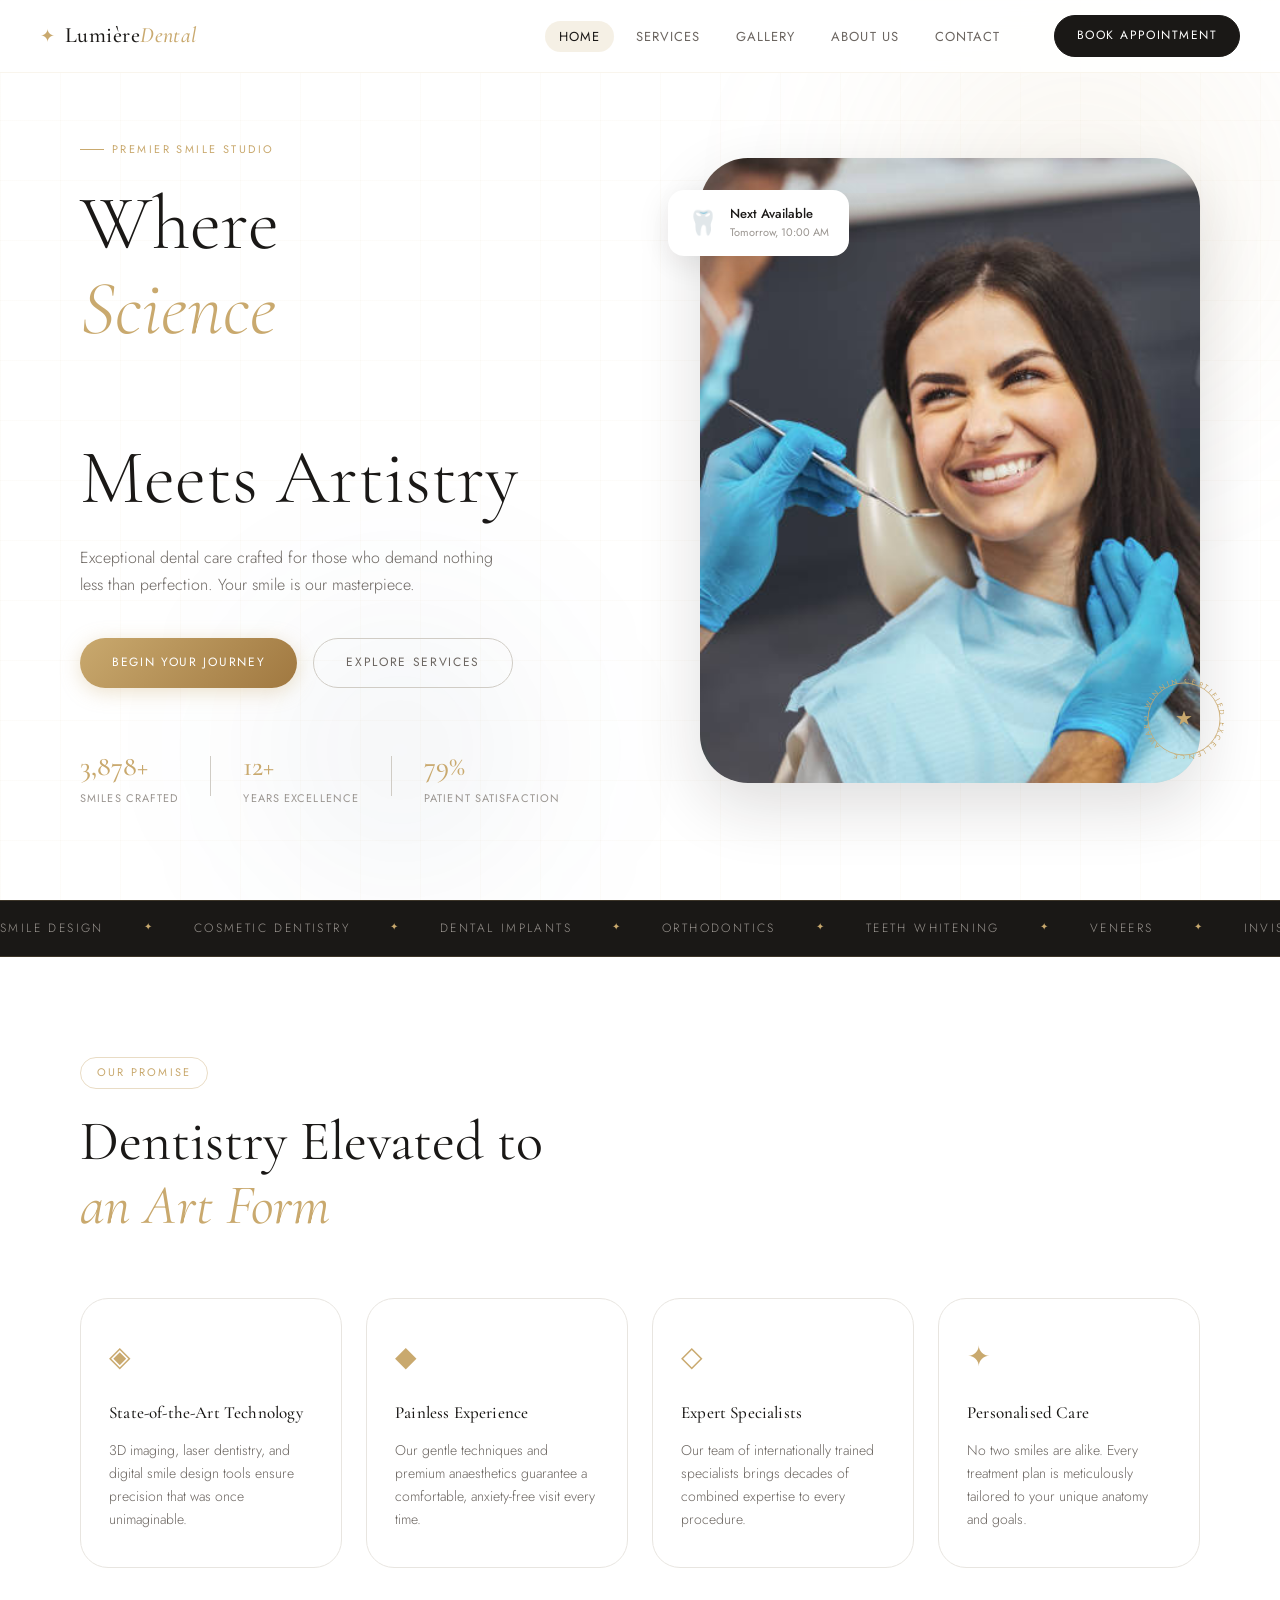
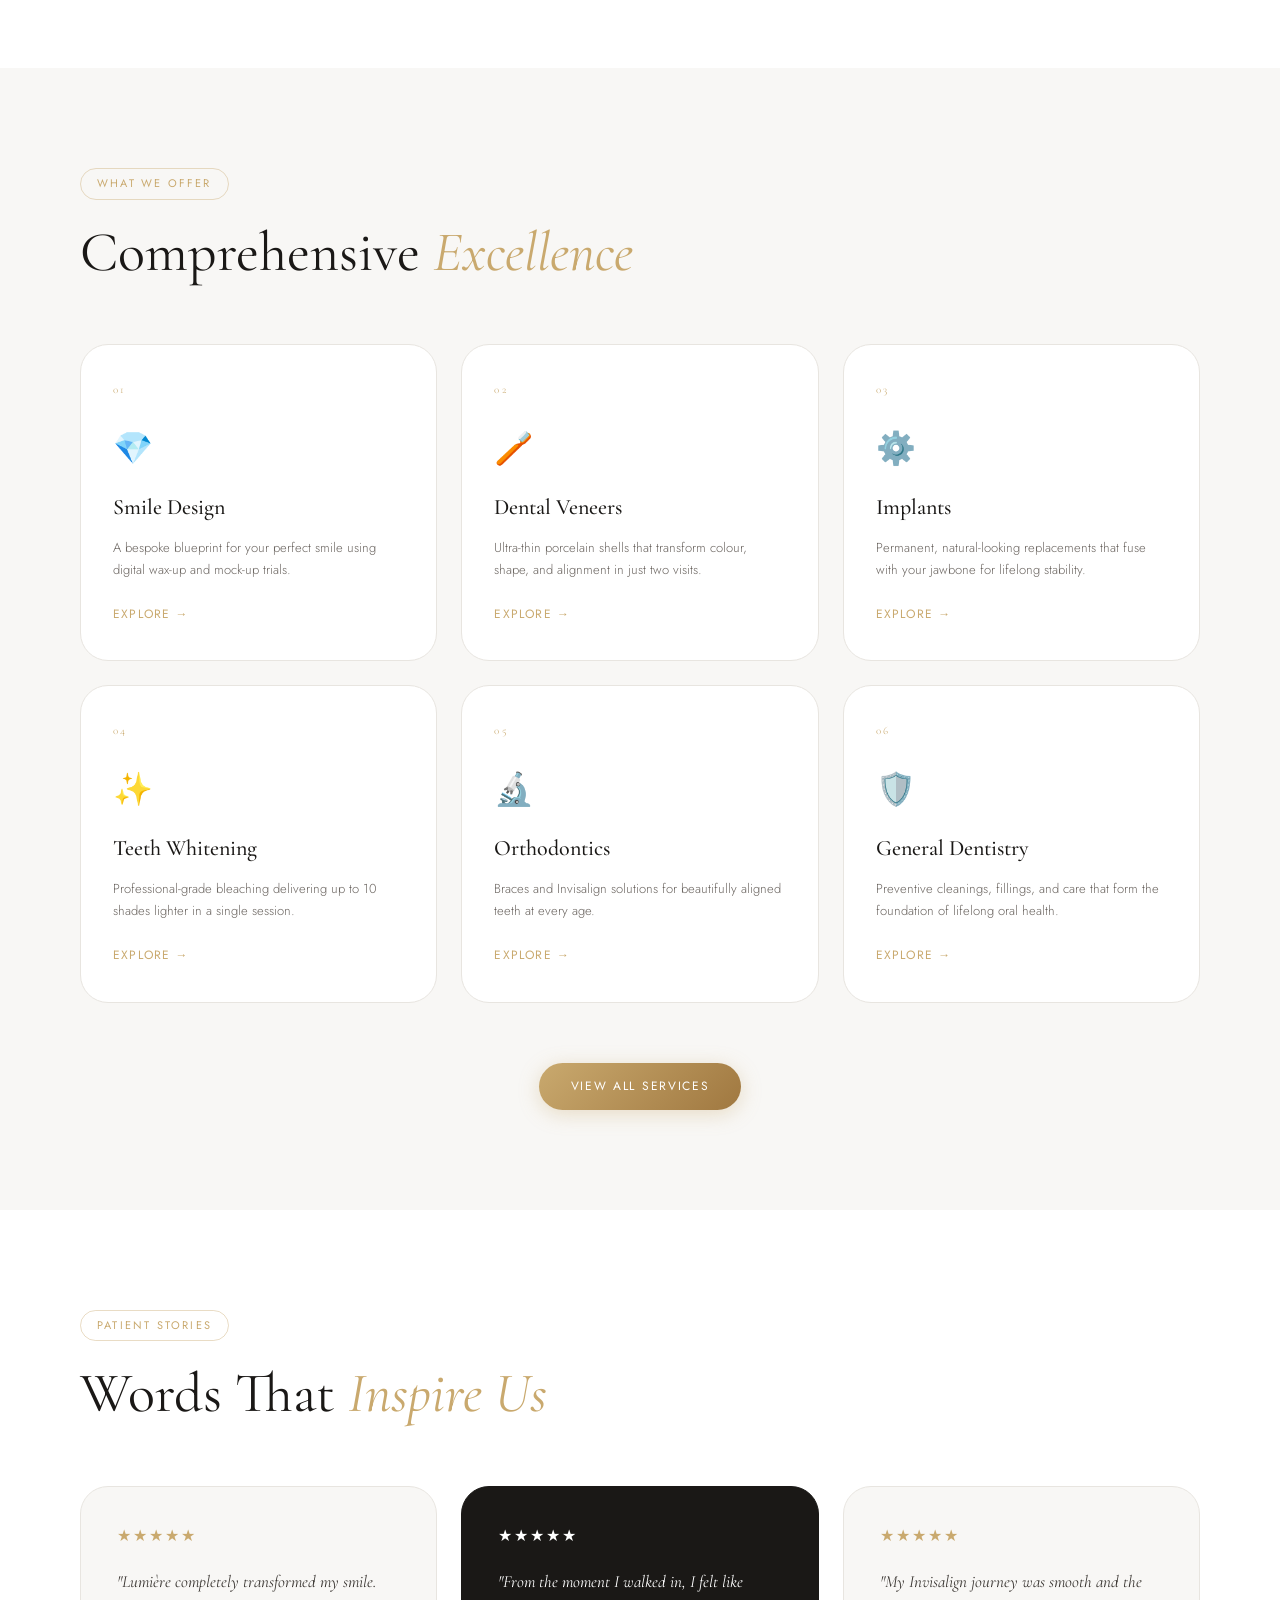
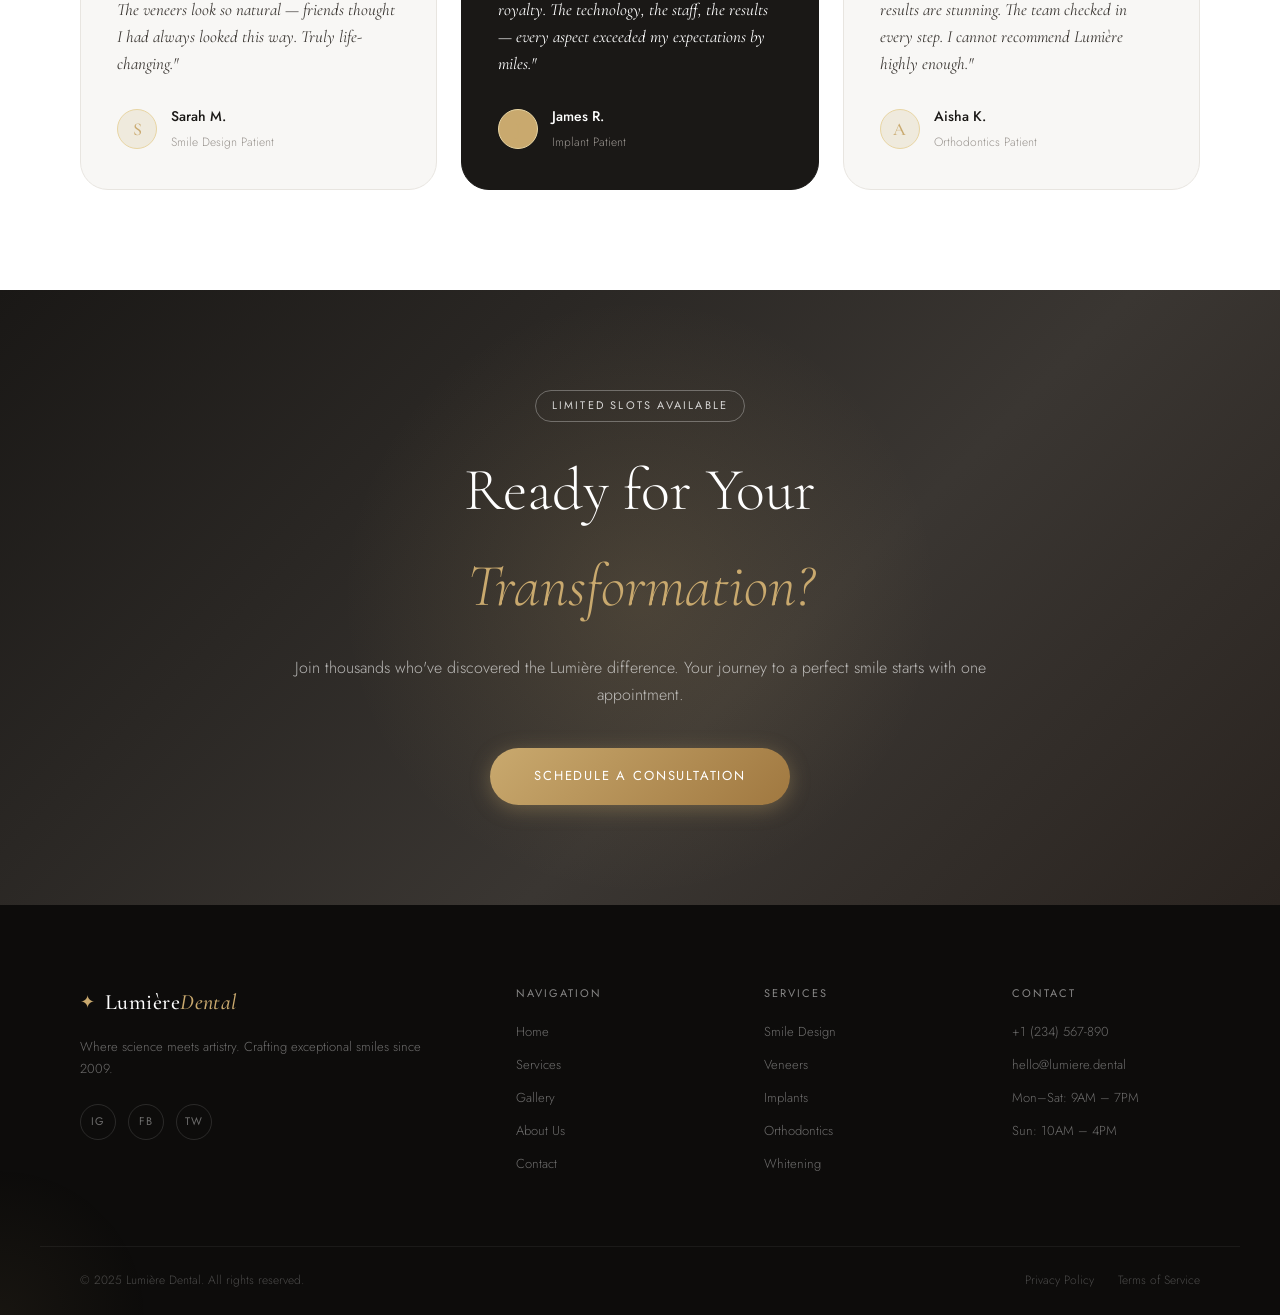
<file: index.html>
<!DOCTYPE html>
<html lang="en">
<head>
  <meta charset="UTF-8" />
  <meta name="viewport" content="width=device-width, initial-scale=1.0"/>
  <title>Lumière Dental — Premium Smile Studio</title>
  <link rel="stylesheet" href="styles.css"/>
  <link rel="preconnect" href="https://fonts.googleapis.com"/>
  <link rel="preconnect" href="https://fonts.gstatic.com" crossorigin/>
  <link href="https://fonts.googleapis.com/css2?family=Cormorant+Garamond:ital,wght@0,300;0,400;0,500;0,600;1,300;1,400&family=Jost:wght@200;300;400;500&display=swap" rel="stylesheet"/>
</head>
<body class="page-home">

<!-- SKELETON LOADER -->
<div id="skeleton-overlay">
  <div class="sk-nav"></div>
  <div class="sk-hero">
    <div class="sk-line wide"></div>
    <div class="sk-line medium"></div>
    <div class="sk-line short"></div>
  </div>
  <div class="sk-cards">
    <div class="sk-card"></div>
    <div class="sk-card"></div>
    <div class="sk-card"></div>
  </div>
</div>

<!-- NAV -->
<nav class="nav" id="mainNav">
  <div class="nav-inner">
    <a href="index.html" class="logo">
      <span class="logo-mark">✦</span>
      <span class="logo-text">Lumière<em>Dental</em></span>
    </a>
    <ul class="nav-links">
      <li><a href="index.html" class="active">Home</a></li>
      <li><a href="services.html">Services</a></li>
      <li><a href="gallery.html">Gallery</a></li>
      <li><a href="about.html">About Us</a></li>
      <li><a href="contact.html">Contact</a></li>
    </ul>
    <a href="contact.html" class="btn-nav">Book Appointment</a>
    <button class="burger" id="burger" aria-label="menu">
      <span></span><span></span><span></span>
    </button>
  </div>
  <div class="mobile-menu" id="mobileMenu">
    <a href="index.html">Home</a>
    <a href="services.html">Services</a>
    <a href="gallery.html">Gallery</a>
    <a href="about.html">About Us</a>
    <a href="contact.html">Contact</a>
    <a href="contact.html" class="btn-mobile">Book Appointment</a>
  </div>
</nav>

<!-- HERO -->
<section class="hero">
  <div class="hero-bg">
    <div class="hero-orb orb1"></div>
    <div class="hero-orb orb2"></div>
    <div class="hero-grid"></div>
  </div>
  <div class="hero-content">
    <div class="hero-tag reveal">Premier Smile Studio</div>
    <h1 class="hero-title reveal delay-1">
      Where <em>Science</em><br/>Meets Artistry
    </h1>
    <p class="hero-sub reveal delay-2">
      Exceptional dental care crafted for those who demand nothing less than perfection. Your smile is our masterpiece.
    </p>
    <div class="hero-cta reveal delay-3">
      <a href="contact.html" class="btn-gold">Begin Your Journey</a>
      <a href="services.html" class="btn-ghost">Explore Services</a>
    </div>
    <div class="hero-stats reveal delay-4">
      <div class="stat"><span class="stat-num" data-count="4800">0</span><span>+</span><p>Smiles Crafted</p></div>
      <div class="stat-sep"></div>
      <div class="stat"><span class="stat-num" data-count="15">0</span><span>+</span><p>Years Excellence</p></div>
      <div class="stat-sep"></div>
      <div class="stat"><span class="stat-num" data-count="98">0</span><span>%</span><p>Patient Satisfaction</p></div>
    </div>
  </div>
  <div class="hero-visual reveal delay-2">
    <div class="hero-card-float">
      <div class="hcf-icon">🦷</div>
      <div class="hcf-text">
        <strong>Next Available</strong>
        <span>Tomorrow, 10:00 AM</span>
      </div>
    </div>
    <div class="hero-img-wrap">
      <div class="hero-img-placeholder">
        <div class="placeholder-icon">
          <img src="images/lel.jpg">
        </div>
      </div>
    </div>
    <div class="hero-badge">
      <svg viewBox="0 0 100 100" width="80" height="80"><circle cx="50" cy="50" r="45" fill="none" stroke="var(--gold)" stroke-width="1"/><path id="textPath" d="M 50,5 A 45,45 0 1,1 49.9,5" fill="none"/><text font-size="9" fill="var(--gold)" font-family="Jost" letter-spacing="3"><textPath href="#textPath">CERTIFIED EXCELLENCE · AWARD WINNING · </textPath></text></svg>
      <span class="badge-center">★</span>
    </div>
  </div>
</section>

<!-- MARQUEE -->
<div class="marquee-wrap">
  <div class="marquee-track">
    <span>Smile Design</span><span class="dot">✦</span>
    <span>Cosmetic Dentistry</span><span class="dot">✦</span>
    <span>Dental Implants</span><span class="dot">✦</span>
    <span>Orthodontics</span><span class="dot">✦</span>
    <span>Teeth Whitening</span><span class="dot">✦</span>
    <span>Veneers</span><span class="dot">✦</span>
    <span>Invisalign</span><span class="dot">✦</span>
    <span>Root Canal</span><span class="dot">✦</span>
    <span>Smile Design</span><span class="dot">✦</span>
    <span>Cosmetic Dentistry</span><span class="dot">✦</span>
    <span>Dental Implants</span><span class="dot">✦</span>
    <span>Orthodontics</span><span class="dot">✦</span>
    <span>Teeth Whitening</span><span class="dot">✦</span>
    <span>Veneers</span><span class="dot">✦</span>
    <span>Invisalign</span><span class="dot">✦</span>
    <span>Root Canal</span><span class="dot">✦</span>
  </div>
</div>

<!-- WHY CHOOSE US -->
<section class="why-section section-pad">
  <div class="container">
    <div class="section-label reveal">Our Promise</div>
    <h2 class="section-title reveal delay-1">Dentistry Elevated to<br/><em>an Art Form</em></h2>
    <div class="why-grid">
      <div class="why-card reveal delay-1">
        <div class="why-icon">◈</div>
        <h3>State-of-the-Art Technology</h3>
        <p>3D imaging, laser dentistry, and digital smile design tools ensure precision that was once unimaginable.</p>
      </div>
      <div class="why-card reveal delay-2">
        <div class="why-icon">◆</div>
        <h3>Painless Experience</h3>
        <p>Our gentle techniques and premium anaesthetics guarantee a comfortable, anxiety-free visit every time.</p>
      </div>
      <div class="why-card reveal delay-3">
        <div class="why-icon">◇</div>
        <h3>Expert Specialists</h3>
        <p>Our team of internationally trained specialists brings decades of combined expertise to every procedure.</p>
      </div>
      <div class="why-card reveal delay-4">
        <div class="why-icon">✦</div>
        <h3>Personalised Care</h3>
        <p>No two smiles are alike. Every treatment plan is meticulously tailored to your unique anatomy and goals.</p>
      </div>
    </div>
  </div>
</section>

<!-- FEATURED SERVICES -->
<section class="featured-services section-pad alt-bg">
  <div class="container">
    <div class="section-label reveal">What We Offer</div>
    <h2 class="section-title reveal delay-1">Comprehensive <em>Excellence</em></h2>
    <div class="services-preview-grid">
      <a href="services.html" class="sp-card reveal delay-1">
        <div class="sp-num">01</div>
        <div class="sp-icon">💎</div>
        <h3>Smile Design</h3>
        <p>A bespoke blueprint for your perfect smile using digital wax-up and mock-up trials.</p>
        <span class="sp-link">Explore →</span>
      </a>
      <a href="services.html" class="sp-card reveal delay-2">
        <div class="sp-num">02</div>
        <div class="sp-icon">🪥</div>
        <h3>Dental Veneers</h3>
        <p>Ultra-thin porcelain shells that transform colour, shape, and alignment in just two visits.</p>
        <span class="sp-link">Explore →</span>
      </a>
      <a href="services.html" class="sp-card reveal delay-3">
        <div class="sp-num">03</div>
        <div class="sp-icon">⚙️</div>
        <h3>Implants</h3>
        <p>Permanent, natural-looking replacements that fuse with your jawbone for lifelong stability.</p>
        <span class="sp-link">Explore →</span>
      </a>
      <a href="services.html" class="sp-card reveal delay-4">
        <div class="sp-num">04</div>
        <div class="sp-icon">✨</div>
        <h3>Teeth Whitening</h3>
        <p>Professional-grade bleaching delivering up to 10 shades lighter in a single session.</p>
        <span class="sp-link">Explore →</span>
      </a>
      <a href="services.html" class="sp-card reveal delay-1">
        <div class="sp-num">05</div>
        <div class="sp-icon">🔬</div>
        <h3>Orthodontics</h3>
        <p>Braces and Invisalign solutions for beautifully aligned teeth at every age.</p>
        <span class="sp-link">Explore →</span>
      </a>
      <a href="services.html" class="sp-card reveal delay-2">
        <div class="sp-num">06</div>
        <div class="sp-icon">🛡️</div>
        <h3>General Dentistry</h3>
        <p>Preventive cleanings, fillings, and care that form the foundation of lifelong oral health.</p>
        <span class="sp-link">Explore →</span>
      </a>
    </div>
    <div class="center-cta reveal">
      <a href="services.html" class="btn-gold">View All Services</a>
    </div>
  </div>
</section>

<!-- TESTIMONIALS -->
<section class="testimonials section-pad">
  <div class="container">
    <div class="section-label reveal">Patient Stories</div>
    <h2 class="section-title reveal delay-1">Words That <em>Inspire Us</em></h2>
    <div class="testi-grid">
      <div class="testi-card reveal delay-1">
        <div class="testi-stars">★★★★★</div>
        <p>"Lumière completely transformed my smile. The veneers look so natural — friends thought I had always looked this way. Truly life-changing."</p>
        <div class="testi-author">
          <div class="testi-avatar">S</div>
          <div><strong>Sarah M.</strong><span>Smile Design Patient</span></div>
        </div>
      </div>
      <div class="testi-card reveal delay-2 featured-testi">
        <div class="testi-stars">★★★★★</div>
        <p>"From the moment I walked in, I felt like royalty. The technology, the staff, the results — every aspect exceeded my expectations by miles."</p>
        <div class="testi-author">
          <div class="testi-avatar">J</div>
          <div><strong>James R.</strong><span>Implant Patient</span></div>
        </div>
      </div>
      <div class="testi-card reveal delay-3">
        <div class="testi-stars">★★★★★</div>
        <p>"My Invisalign journey was smooth and the results are stunning. The team checked in every step. I cannot recommend Lumière highly enough."</p>
        <div class="testi-author">
          <div class="testi-avatar">A</div>
          <div><strong>Aisha K.</strong><span>Orthodontics Patient</span></div>
        </div>
      </div>
    </div>
  </div>
</section>

<!-- CTA BANNER -->
<section class="cta-banner">
  <div class="cta-inner">
    <div class="cta-orb"></div>
    <div class="section-label light reveal">Limited Slots Available</div>
    <h2 class="reveal delay-1">Ready for Your <em>Transformation?</em></h2>
    <p class="reveal delay-2">Join thousands who've discovered the Lumière difference. Your journey to a perfect smile starts with one appointment.</p>
    <a href="contact.html" class="btn-gold large reveal delay-3">Schedule a Consultation</a>
  </div>
</section>

<!-- FOOTER -->
<footer class="footer">
  <div class="footer-inner">
    <div class="footer-brand">
      <a href="index.html" class="logo">
        <span class="logo-mark">✦</span>
        <span class="logo-text">Lumière<em>Dental</em></span>
      </a>
      <p>Where science meets artistry. Crafting exceptional smiles since 2009.</p>
      <div class="footer-socials">
        <a href="#" aria-label="Instagram">ig</a>
        <a href="#" aria-label="Facebook">fb</a>
        <a href="#" aria-label="Twitter">tw</a>
      </div>
    </div>
    <div class="footer-links">
      <h4>Navigation</h4>
      <a href="index.html">Home</a>
      <a href="services.html">Services</a>
      <a href="gallery.html">Gallery</a>
      <a href="about.html">About Us</a>
      <a href="contact.html">Contact</a>
    </div>
    <div class="footer-links">
      <h4>Services</h4>
      <a href="services.html">Smile Design</a>
      <a href="services.html">Veneers</a>
      <a href="services.html">Implants</a>
      <a href="services.html">Orthodontics</a>
      <a href="services.html">Whitening</a>
    </div>
    <div class="footer-links">
      <h4>Contact</h4>
      <a href="tel:+1234567890">+1 (234) 567-890</a>
      <a href="mailto:hello@lumiere.dental">hello@lumiere.dental</a>
      <a href="#">Mon–Sat: 9AM – 7PM</a>
      <a href="#">Sun: 10AM – 4PM</a>
    </div>
  </div>
  <div class="footer-bottom">
    <p>© 2025 Lumière Dental. All rights reserved.</p>
    <div>
      <a href="#">Privacy Policy</a>
      <a href="#">Terms of Service</a>
    </div>
  </div>
</footer>

<script src="main.js"></script>
</body>
</html>
</file>
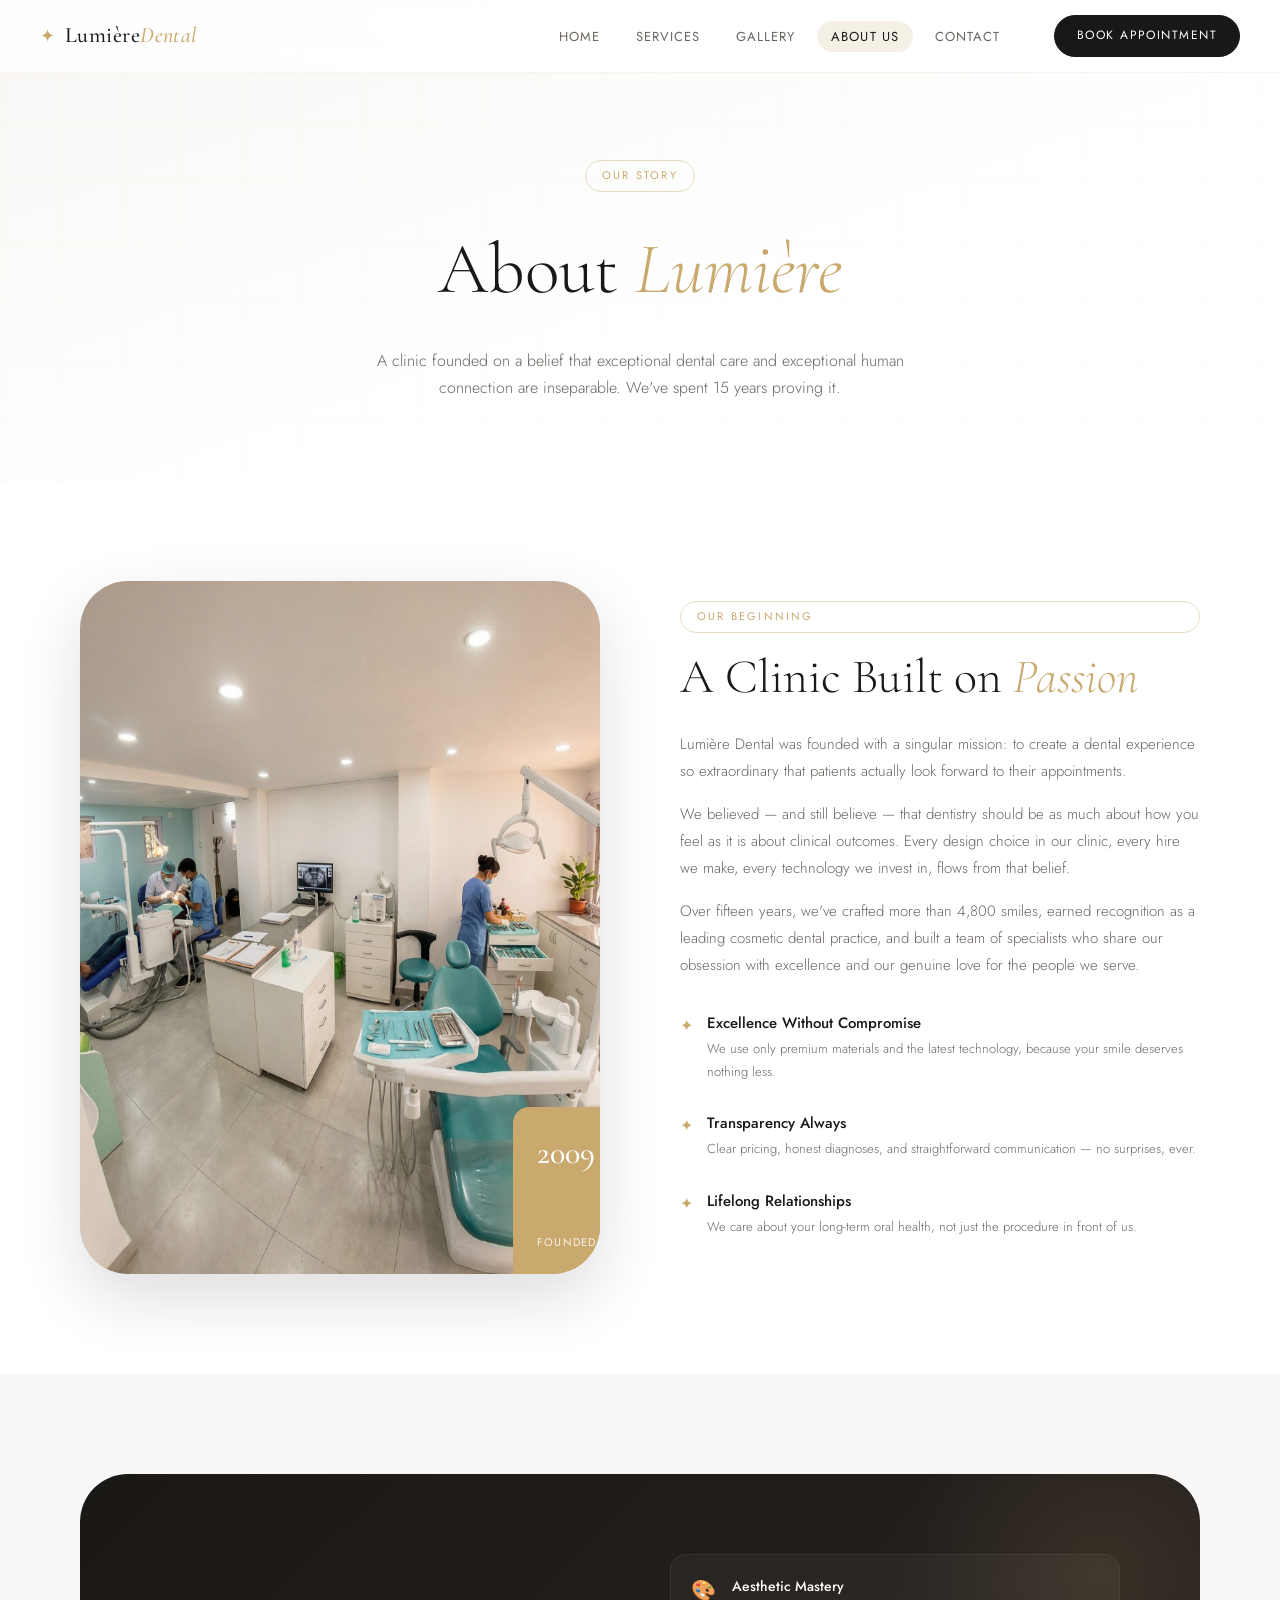
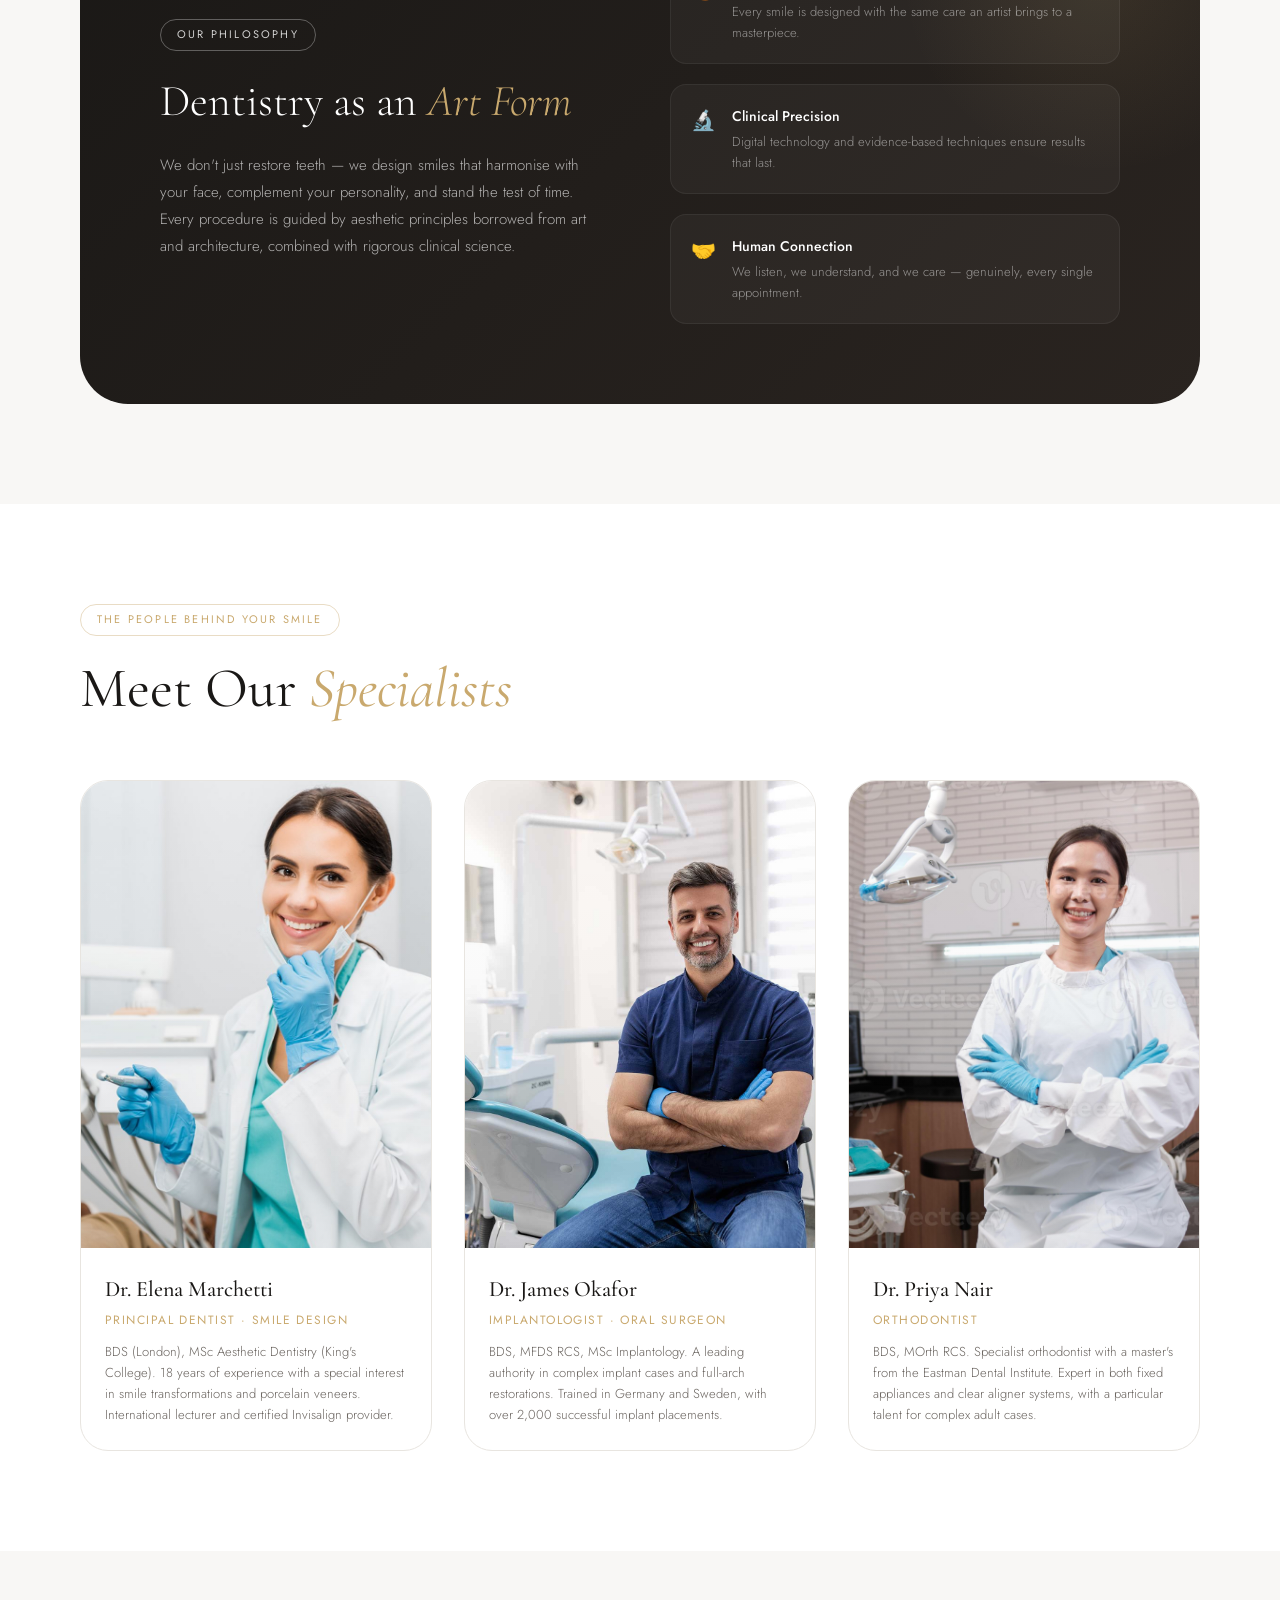
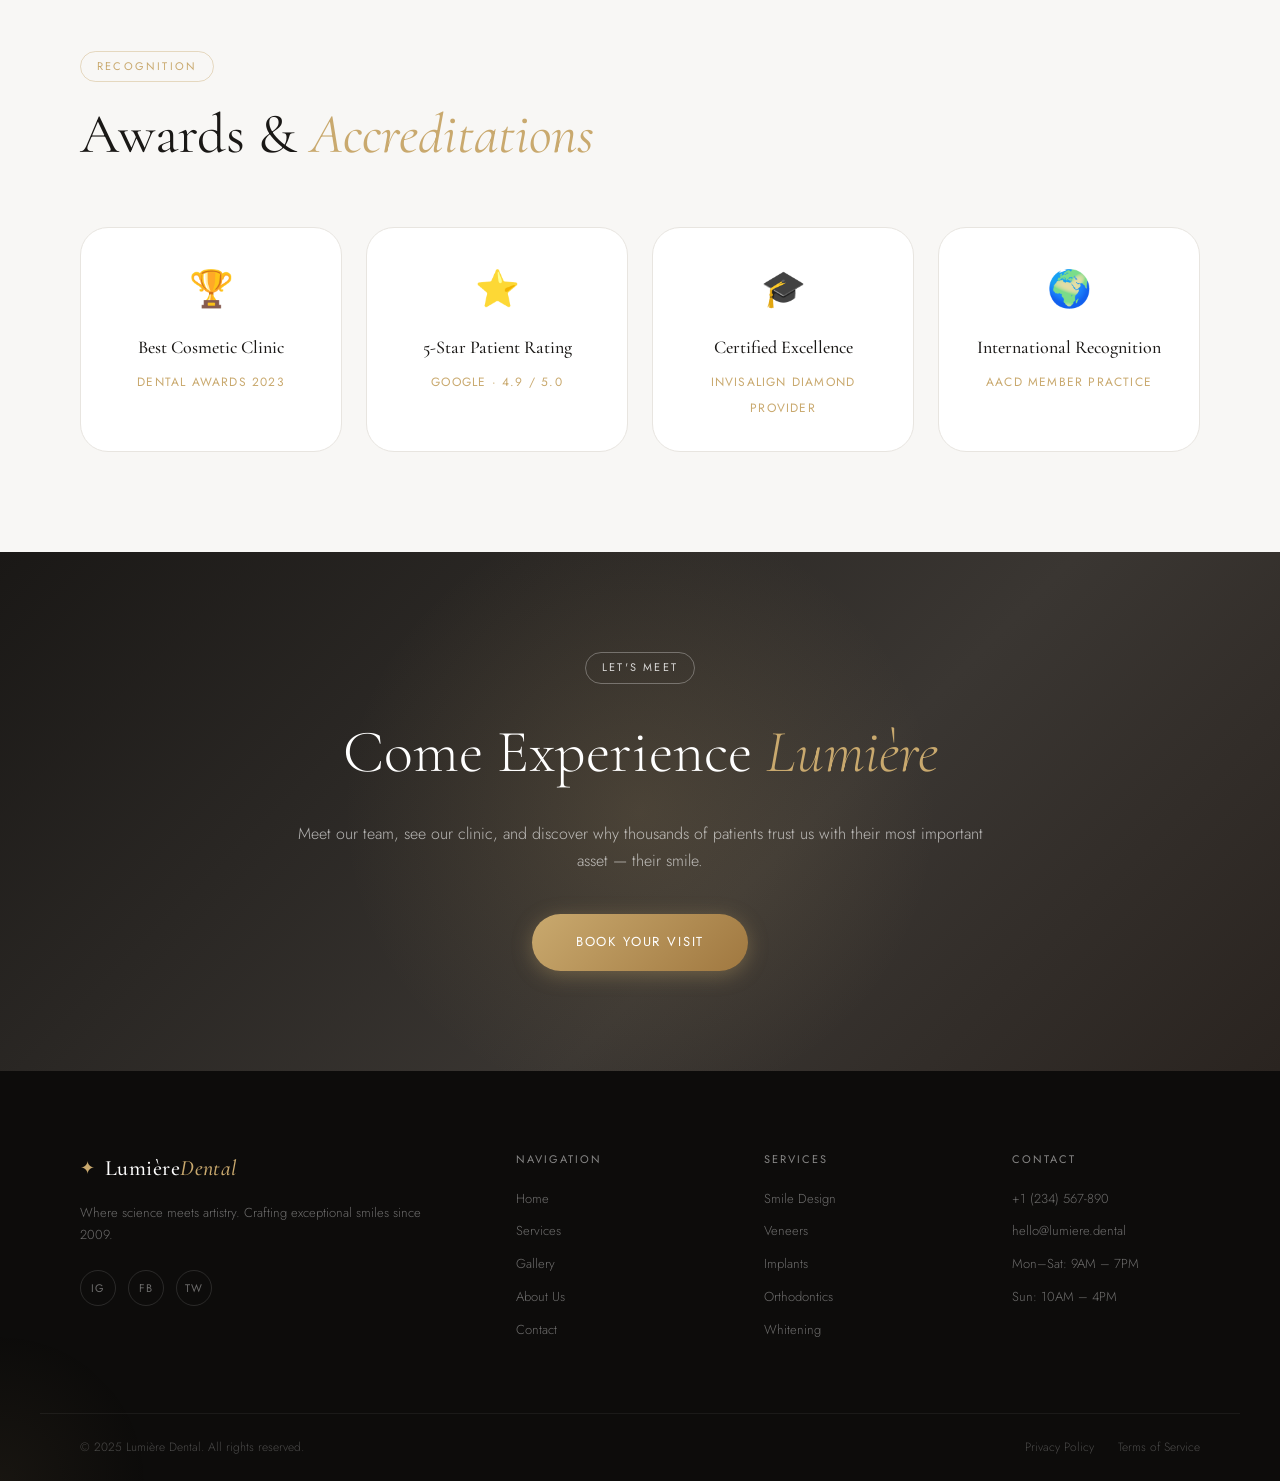
<file: about.html>
<!DOCTYPE html>
<html lang="en">
<head>
  <meta charset="UTF-8"/>
  <meta name="viewport" content="width=device-width, initial-scale=1.0"/>
  <title>About Us — Lumière Dental</title>
  <link rel="stylesheet" href="styles.css"/>
  <link rel="preconnect" href="https://fonts.googleapis.com"/>
  <link rel="preconnect" href="https://fonts.gstatic.com" crossorigin/>
  <link href="https://fonts.googleapis.com/css2?family=Cormorant+Garamond:ital,wght@0,300;0,400;0,500;0,600;1,300;1,400&family=Jost:wght@200;300;400;500&display=swap" rel="stylesheet"/>
  <style>
    .awards-grid { display: grid; grid-template-columns: repeat(4, 1fr); gap: 24px; }
    .award-card {
      border: 1px solid var(--gray-100); border-radius: var(--radius-lg);
      padding: 32px 24px; text-align: center; background: var(--white);
      transition: var(--transition);
    }
    .award-card:hover { box-shadow: var(--shadow); border-color: var(--gold-light); transform: translateY(-4px); }
    .award-icon { font-size: 36px; margin-bottom: 16px; }
    .award-card h4 { font-family: var(--font-display); font-size: 18px; font-weight: 500; color: var(--dark); margin-bottom: 6px; }
    .award-card span { font-size: 12px; color: var(--gold); letter-spacing: 0.1em; text-transform: uppercase; }
    .mission-block {
      background: linear-gradient(135deg, var(--dark) 0%, #2a2420 100%);
      border-radius: var(--radius-xl);
      padding: 80px;
      display: grid; grid-template-columns: 1fr 1fr; gap: 60px;
      align-items: center;
      position: relative; overflow: hidden;
    }
    .mission-block::before {
      content: '';
      position: absolute; top: -100px; right: -100px;
      width: 400px; height: 400px; border-radius: 50%;
      background: radial-gradient(circle, rgba(201,169,110,0.12), transparent 70%);
    }
    .mission-text { position: relative; z-index: 1; }
    .mission-text h2 { font-family: var(--font-display); font-size: 44px; font-weight: 300; color: var(--white); margin-bottom: 24px; line-height: 1.2; }
    .mission-text h2 em { color: var(--gold); font-style: italic; }
    .mission-text p { font-size: 15px; font-weight: 300; color: rgba(255,255,255,0.65); line-height: 1.8; }
    .mission-pillars { position: relative; z-index: 1; display: flex; flex-direction: column; gap: 20px; }
    .pillar { display: flex; gap: 16px; align-items: flex-start; padding: 20px; background: rgba(255,255,255,0.04); border: 1px solid rgba(255,255,255,0.06); border-radius: var(--radius); }
    .pillar-icon { font-size: 20px; flex-shrink: 0; }
    .pillar h5 { font-size: 14px; font-weight: 500; color: var(--white); margin-bottom: 4px; }
    .pillar p { font-size: 13px; color: rgba(255,255,255,0.5); font-weight: 300; }
    @media (max-width: 1024px) {
      .awards-grid { grid-template-columns: repeat(2, 1fr); }
      .mission-block { grid-template-columns: 1fr; padding: 48px 36px; }
    }
    @media (max-width: 768px) { .awards-grid { grid-template-columns: 1fr 1fr; } }
  </style>
</head>
<body>

<div id="skeleton-overlay">
  <div class="sk-nav"></div>
  <div class="sk-hero"><div class="sk-line wide"></div><div class="sk-line medium"></div></div>
  <div class="sk-cards"><div class="sk-card"></div><div class="sk-card"></div><div class="sk-card"></div></div>
</div>

<nav class="nav" id="mainNav">
  <div class="nav-inner">
    <a href="index.html" class="logo"><span class="logo-mark">✦</span><span class="logo-text">Lumière<em>Dental</em></span></a>
    <ul class="nav-links">
      <li><a href="index.html">Home</a></li>
      <li><a href="services.html">Services</a></li>
      <li><a href="gallery.html">Gallery</a></li>
      <li><a href="about.html" class="active">About Us</a></li>
      <li><a href="contact.html">Contact</a></li>
    </ul>
    <a href="contact.html" class="btn-nav">Book Appointment</a>
    <button class="burger" id="burger"><span></span><span></span><span></span></button>
  </div>
  <div class="mobile-menu" id="mobileMenu">
    <a href="index.html">Home</a><a href="services.html">Services</a><a href="gallery.html">Gallery</a><a href="about.html">About Us</a><a href="contact.html">Contact</a>
    <a href="contact.html" class="btn-mobile">Book Appointment</a>
  </div>
</nav>

<section class="page-hero">
  <div class="container">
    <div class="section-label reveal">Our Story</div>
    <h1 class="reveal delay-1">About <em>Lumière</em></h1>
    <p class="reveal delay-2">A clinic founded on a belief that exceptional dental care and exceptional human connection are inseparable. We've spent 15 years proving it.</p>
  </div>
</section>

<!-- STORY -->
<section class="section-pad">
  <div class="container">
    <div class="about-story">
      <div class="about-img reveal">
        <div style="font-size:80px">
          <img src="images/dentalp.jpeg">
        </div>
        <div class="about-img-badge">
          <strong>2009</strong>
          <span>Founded</span>
        </div>
      </div>
      <div class="about-text reveal delay-2">
        <div class="section-label">Our Beginning</div>
        <h2>A Clinic Built on <em>Passion</em></h2>
        <p>Lumière Dental was founded with a singular mission: to create a dental experience so extraordinary that patients actually look forward to their appointments.</p>
        <p>We believed — and still believe — that dentistry should be as much about how you feel as it is about clinical outcomes. Every design choice in our clinic, every hire we make, every technology we invest in, flows from that belief.</p>
        <p>Over fifteen years, we've crafted more than 4,800 smiles, earned recognition as a leading cosmetic dental practice, and built a team of specialists who share our obsession with excellence and our genuine love for the people we serve.</p>
        <div class="about-values">
          <div class="about-value">
            <div class="av-icon">✦</div>
            <div class="av-body"><h5>Excellence Without Compromise</h5><p>We use only premium materials and the latest technology, because your smile deserves nothing less.</p></div>
          </div>
          <div class="about-value">
            <div class="av-icon">✦</div>
            <div class="av-body"><h5>Transparency Always</h5><p>Clear pricing, honest diagnoses, and straightforward communication — no surprises, ever.</p></div>
          </div>
          <div class="about-value">
            <div class="av-icon">✦</div>
            <div class="av-body"><h5>Lifelong Relationships</h5><p>We care about your long-term oral health, not just the procedure in front of us.</p></div>
          </div>
        </div>
      </div>
    </div>
  </div>
</section>

<!-- MISSION -->
<section class="section-pad alt-bg">
  <div class="container">
    <div class="mission-block reveal">
      <div class="mission-text">
        <div class="section-label light" style="margin-bottom:24px">Our Philosophy</div>
        <h2>Dentistry as an <em>Art Form</em></h2>
        <p>We don't just restore teeth — we design smiles that harmonise with your face, complement your personality, and stand the test of time. Every procedure is guided by aesthetic principles borrowed from art and architecture, combined with rigorous clinical science.</p>
      </div>
      <div class="mission-pillars">
        <div class="pillar"><div class="pillar-icon">🎨</div><div><h5>Aesthetic Mastery</h5><p>Every smile is designed with the same care an artist brings to a masterpiece.</p></div></div>
        <div class="pillar"><div class="pillar-icon">🔬</div><div><h5>Clinical Precision</h5><p>Digital technology and evidence-based techniques ensure results that last.</p></div></div>
        <div class="pillar"><div class="pillar-icon">🤝</div><div><h5>Human Connection</h5><p>We listen, we understand, and we care — genuinely, every single appointment.</p></div></div>
      </div>
    </div>
  </div>
</section>

<!-- TEAM -->
<section class="section-pad">
  <div class="container">
    <div class="section-label reveal">The People Behind Your Smile</div>
    <h2 class="section-title reveal delay-1">Meet Our <em>Specialists</em></h2>
    <div class="team-grid">
      <div class="team-card reveal delay-1">
        <div class="team-photo">
          <img src="images/stf2.jpg">
        </div>
        <div class="team-info">
          <h3>Dr. Elena Marchetti</h3>
          <div class="role">Principal Dentist · Smile Design</div>
          <p>BDS (London), MSc Aesthetic Dentistry (King's College). 18 years of experience with a special interest in smile transformations and porcelain veneers. International lecturer and certified Invisalign provider.</p>
        </div>
      </div>
      <div class="team-card reveal delay-2">
        <div class="team-photo">
          <img src="images/stf1.jpg">
        </div>
        <div class="team-info">
          <h3>Dr. James Okafor</h3>
          <div class="role">Implantologist · Oral Surgeon</div>
          <p>BDS, MFDS RCS, MSc Implantology. A leading authority in complex implant cases and full-arch restorations. Trained in Germany and Sweden, with over 2,000 successful implant placements.</p>
        </div>
      </div>
      <div class="team-card reveal delay-3">
        <div class="team-photo">
          <img src="images/stf4.jpg">
        </div>
        <div class="team-info">
          <h3>Dr. Priya Nair</h3>
          <div class="role">Orthodontist</div>
          <p>BDS, MOrth RCS. Specialist orthodontist with a master's from the Eastman Dental Institute. Expert in both fixed appliances and clear aligner systems, with a particular talent for complex adult cases.</p>
        </div>
      </div>
    </div>
  </div>
</section>

<!-- AWARDS -->
<section class="section-pad alt-bg">
  <div class="container">
    <div class="section-label reveal">Recognition</div>
    <h2 class="section-title reveal delay-1">Awards & <em>Accreditations</em></h2>
    <div class="awards-grid">
      <div class="award-card reveal delay-1">
        <div class="award-icon">🏆</div>
        <h4>Best Cosmetic Clinic</h4>
        <span>Dental Awards 2023</span>
      </div>
      <div class="award-card reveal delay-2">
        <div class="award-icon">⭐</div>
        <h4>5-Star Patient Rating</h4>
        <span>Google · 4.9 / 5.0</span>
      </div>
      <div class="award-card reveal delay-3">
        <div class="award-icon">🎓</div>
        <h4>Certified Excellence</h4>
        <span>Invisalign Diamond Provider</span>
      </div>
      <div class="award-card reveal delay-4">
        <div class="award-icon">🌍</div>
        <h4>International Recognition</h4>
        <span>AACD Member Practice</span>
      </div>
    </div>
  </div>
</section>

<section class="cta-banner">
  <div class="cta-inner">
    <div class="cta-orb"></div>
    <div class="section-label light reveal">Let's Meet</div>
    <h2 class="reveal delay-1">Come Experience <em>Lumière</em></h2>
    <p class="reveal delay-2">Meet our team, see our clinic, and discover why thousands of patients trust us with their most important asset — their smile.</p>
    <a href="contact.html" class="btn-gold large reveal delay-3">Book Your Visit</a>
  </div>
</section>

<footer class="footer">
  <div class="footer-inner">
    <div class="footer-brand">
      <a href="index.html" class="logo"><span class="logo-mark">✦</span><span class="logo-text">Lumière<em>Dental</em></span></a>
      <p>Where science meets artistry. Crafting exceptional smiles since 2009.</p>
      <div class="footer-socials"><a href="#">ig</a><a href="#">fb</a><a href="#">tw</a></div>
    </div>
    <div class="footer-links"><h4>Navigation</h4><a href="index.html">Home</a><a href="services.html">Services</a><a href="gallery.html">Gallery</a><a href="about.html">About Us</a><a href="contact.html">Contact</a></div>
    <div class="footer-links"><h4>Services</h4><a href="services.html">Smile Design</a><a href="services.html">Veneers</a><a href="services.html">Implants</a><a href="services.html">Orthodontics</a><a href="services.html">Whitening</a></div>
    <div class="footer-links"><h4>Contact</h4><a href="tel:+1234567890">+1 (234) 567-890</a><a href="mailto:hello@lumiere.dental">hello@lumiere.dental</a><a href="#">Mon–Sat: 9AM – 7PM</a><a href="#">Sun: 10AM – 4PM</a></div>
  </div>
  <div class="footer-bottom"><p>© 2025 Lumière Dental. All rights reserved.</p><div><a href="#">Privacy Policy</a><a href="#">Terms of Service</a></div></div>
</footer>

<script src="main.js"></script>
</body>
</html>
</file>
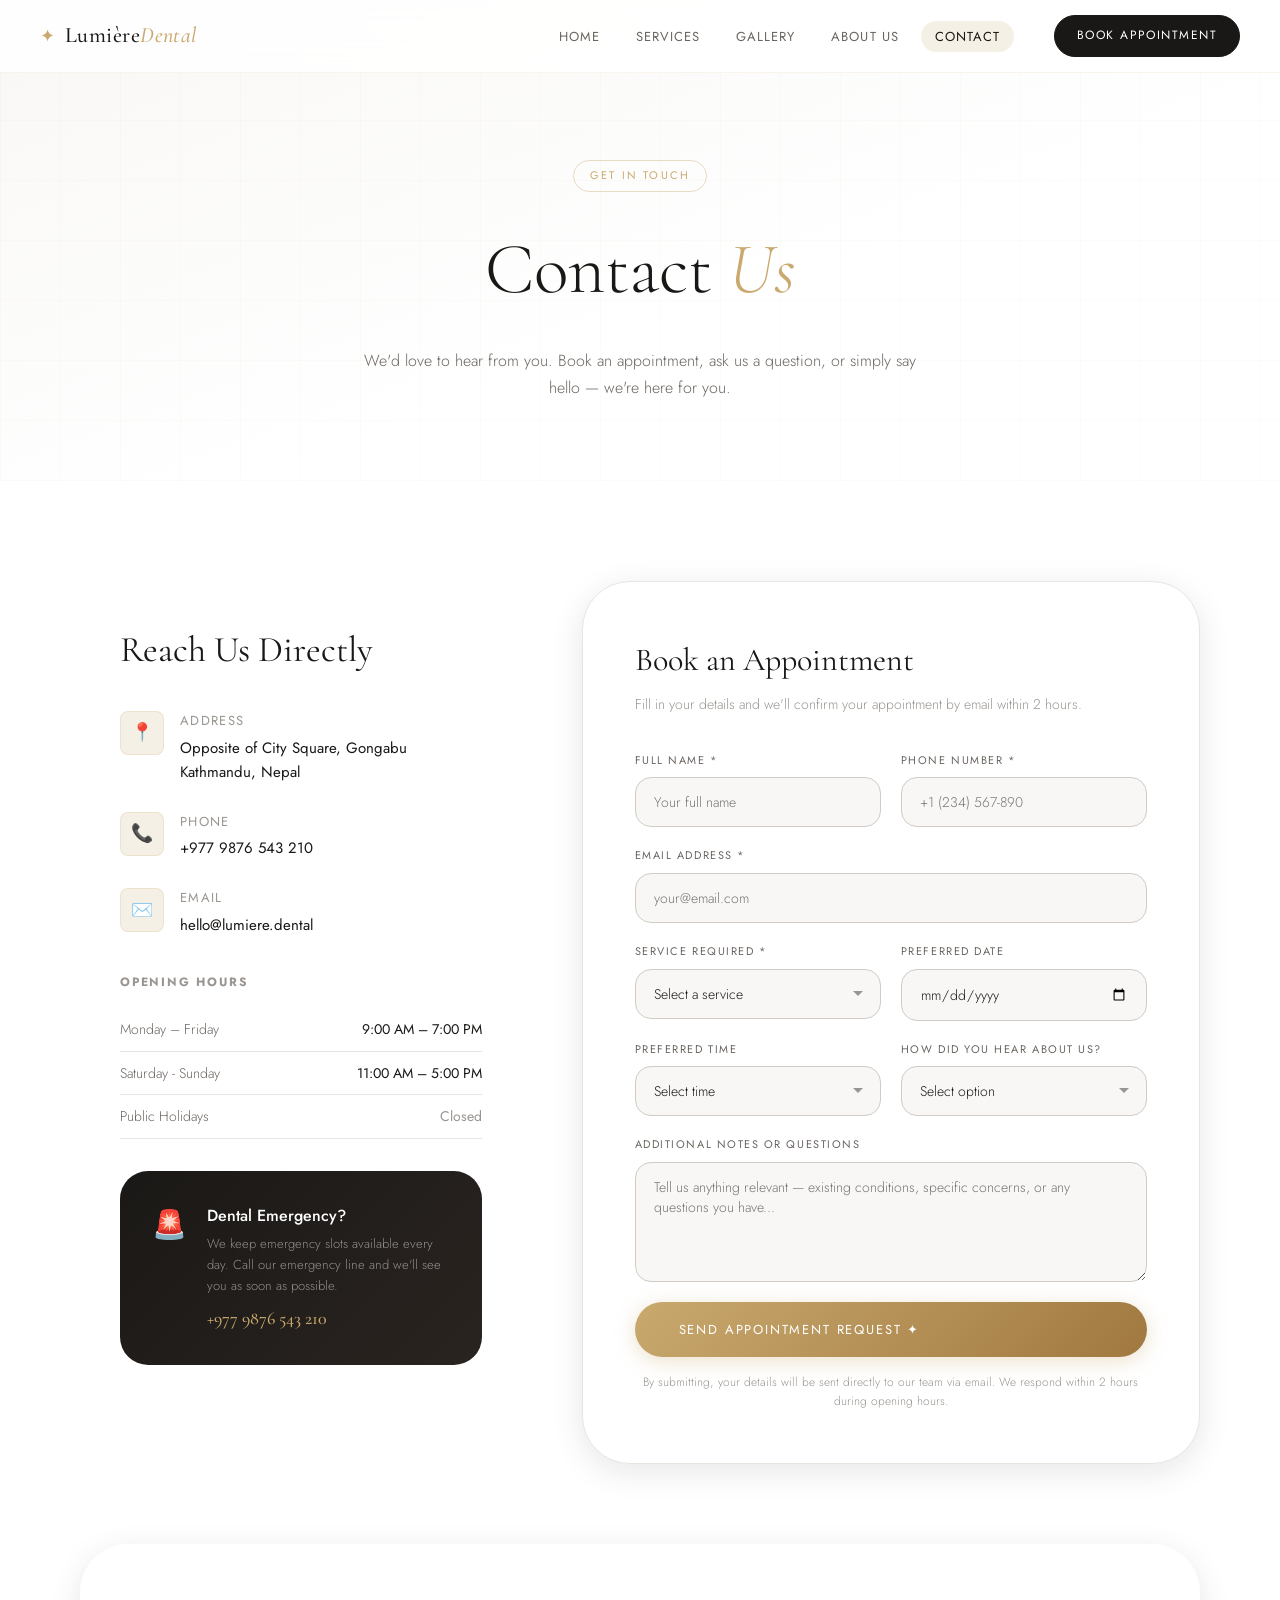
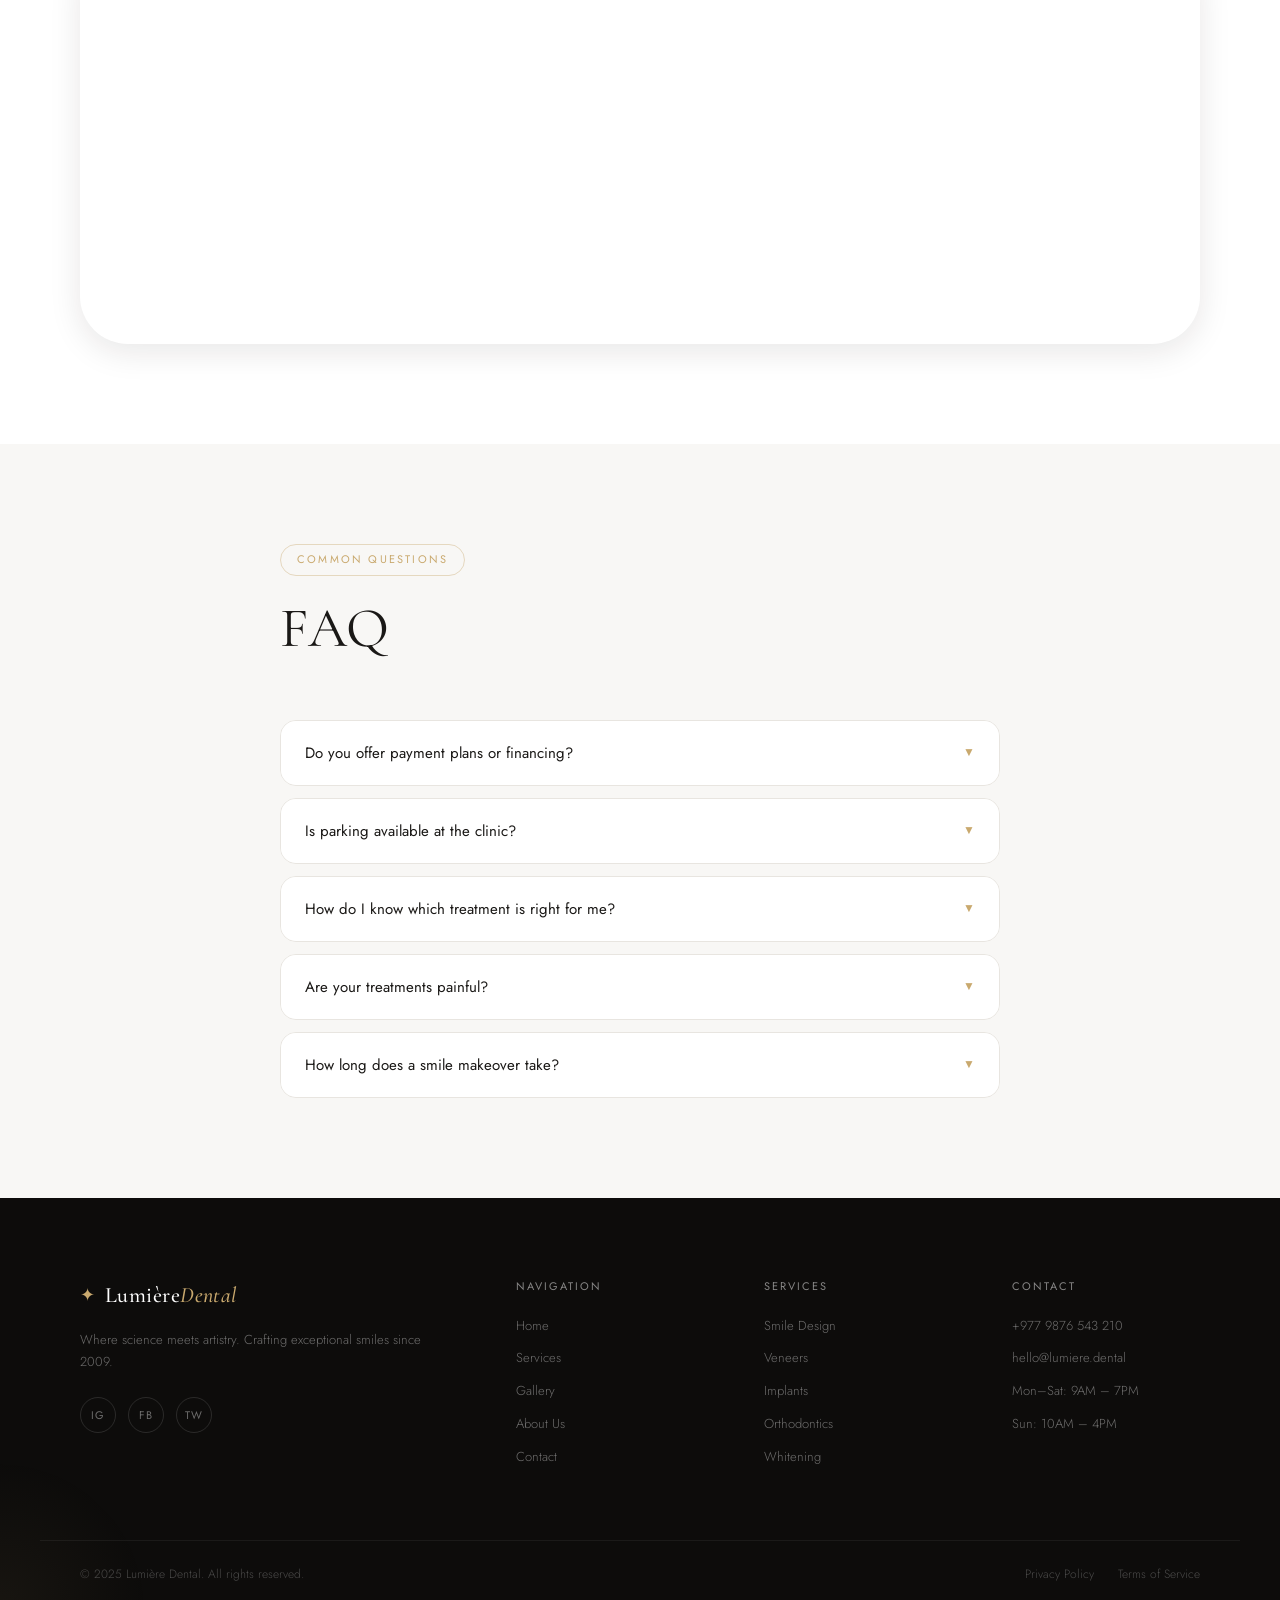
<file: contact.html>
<!DOCTYPE html>
<html lang="en">
<head>
  <meta charset="UTF-8"/>
  <meta name="viewport" content="width=device-width, initial-scale=1.0"/>
  <title>Contact — Lumière Dental</title>
  <link rel="stylesheet" href="styles.css"/>
  <link rel="preconnect" href="https://fonts.googleapis.com"/>
  <link rel="preconnect" href="https://fonts.gstatic.com" crossorigin/>
  <link href="https://fonts.googleapis.com/css2?family=Cormorant+Garamond:ital,wght@0,300;0,400;0,500;0,600;1,300;1,400&family=Jost:wght@200;300;400;500&display=swap" rel="stylesheet"/>
  <style>
    .success-toast {
      position: fixed; bottom: 32px; right: 32px; z-index: 9999;
      background: var(--dark); color: var(--white);
      border-left: 3px solid var(--gold);
      border-radius: var(--radius);
      padding: 20px 28px;
      box-shadow: var(--shadow-lg);
      transform: translateY(120px); opacity: 0;
      transition: all 0.4s cubic-bezier(0.25, 0.46, 0.45, 0.94);
      max-width: 340px;
    }
    .success-toast.show { transform: translateY(0); opacity: 1; }
    .success-toast strong { display: block; font-size: 15px; margin-bottom: 4px; }
    .success-toast span { font-size: 13px; color: rgba(255,255,255,0.6); font-weight: 300; }
    .faq-list { display: flex; flex-direction: column; gap: 12px; }
    .faq-item { border: 1px solid var(--gray-100); border-radius: var(--radius); overflow: hidden; }
    .faq-q {
      padding: 20px 24px; display: flex; justify-content: space-between; align-items: center;
      cursor: pointer; background: var(--white); font-size: 15px; font-weight: 400; color: var(--dark);
      transition: var(--transition-fast);
      user-select: none;
    }
    .faq-q:hover { background: var(--off-white); }
    .faq-q .faq-arrow { font-size: 12px; color: var(--gold); transition: transform 0.3s ease; }
    .faq-item.open .faq-arrow { transform: rotate(180deg); }
    .faq-a { max-height: 0; overflow: hidden; transition: max-height 0.4s ease, padding 0.4s ease; }
    .faq-item.open .faq-a { max-height: 200px; }
    .faq-a-inner { padding: 0 24px 20px; font-size: 14px; color: var(--gray-600); font-weight: 300; line-height: 1.7; }
    .emergency-card {
      background: linear-gradient(135deg, var(--dark), #2a2420);
      border-radius: var(--radius-lg); padding: 32px;
      display: flex; gap: 20px; align-items: flex-start;
      margin-top: 32px;
    }
    .emergency-icon { font-size: 28px; flex-shrink: 0; }
    .emergency-text h4 { color: var(--white); font-size: 16px; font-weight: 500; margin-bottom: 6px; }
    .emergency-text p { color: rgba(255,255,255,0.5); font-size: 13px; font-weight: 300; line-height: 1.6; }
    .emergency-text a { color: var(--gold); font-size: 18px; font-weight: 500; display: block; margin-top: 8px; font-family: var(--font-display); }
  </style>
</head>
<body>

<div id="skeleton-overlay">
  <div class="sk-nav"></div>
  <div class="sk-hero"><div class="sk-line wide"></div><div class="sk-line medium"></div></div>
  <div class="sk-cards"><div class="sk-card"></div><div class="sk-card"></div></div>
</div>

<nav class="nav" id="mainNav">
  <div class="nav-inner">
    <a href="index.html" class="logo"><span class="logo-mark">✦</span><span class="logo-text">Lumière<em>Dental</em></span></a>
    <ul class="nav-links">
      <li><a href="index.html">Home</a></li>
      <li><a href="services.html">Services</a></li>
      <li><a href="gallery.html">Gallery</a></li>
      <li><a href="about.html">About Us</a></li>
      <li><a href="contact.html" class="active">Contact</a></li>
    </ul>
    <a href="contact.html" class="btn-nav">Book Appointment</a>
    <button class="burger" id="burger"><span></span><span></span><span></span></button>
  </div>
  <div class="mobile-menu" id="mobileMenu">
    <a href="index.html">Home</a><a href="services.html">Services</a><a href="gallery.html">Gallery</a><a href="about.html">About Us</a><a href="contact.html">Contact</a>
    <a href="contact.html" class="btn-mobile">Book Appointment</a>
  </div>
</nav>

<section class="page-hero">
  <div class="container">
    <div class="section-label reveal">Get In Touch</div>
    <h1 class="reveal delay-1">Contact <em>Us</em></h1>
    <p class="reveal delay-2">We'd love to hear from you. Book an appointment, ask us a question, or simply say hello — we're here for you.</p>
  </div>
</section>

<!-- CONTACT LAYOUT -->
<section class="section-pad">
  <div class="container">
    <div class="contact-layout">

      <!-- LEFT: INFO -->
      <div class="reveal">
        <div class="contact-info">
          <h3>Reach Us Directly</h3>

          <div class="contact-detail">
            <div class="cd-icon">📍</div>
            <div class="cd-body">
              <h5>Address</h5>
              <p>Opposite of City Square, Gongabu<br/>Kathmandu, Nepal</p>
            </div>
          </div>

          <div class="contact-detail">
            <div class="cd-icon">📞</div>
            <div class="cd-body">
              <h5>Phone</h5>
              <p><a href="tel:+977-9876543210" style="color:var(--dark)">+977 9876 543 210</a></p>
            </div>
          </div>

          <div class="contact-detail">
            <div class="cd-icon">✉️</div>
            <div class="cd-body">
              <h5>Email</h5>
              <p><a href="mailto:hello@lumiere.dental" style="color:var(--dark)">hello@lumiere.dental</a></p>
            </div>
          </div>

          <div class="hours-table">
            <h5>Opening Hours</h5>
            <div class="hours-row"><span class="day">Monday – Friday</span><span class="time">9:00 AM – 7:00 PM</span></div>
            <div class="hours-row"><span class="day">Saturday - Sunday</span><span class="time">11:00 AM – 5:00 PM</span></div>
            <div class="hours-row"><span class="day">Public Holidays</span><span class="closed">Closed</span></div>
          </div>

          <div class="emergency-card">
            <div class="emergency-icon">🚨</div>
            <div class="emergency-text">
              <h4>Dental Emergency?</h4>
              <p>We keep emergency slots available every day. Call our emergency line and we'll see you as soon as possible.</p>
              <a href="tel:+977 9876 543 210">+977 9876 543 210</a>
            </div>
          </div>
        </div>
      </div>

      <!-- RIGHT: FORM -->
      <div class="contact-form-wrap reveal delay-2">
        <h3>Book an Appointment</h3>
        <p>Fill in your details and we'll confirm your appointment by email within 2 hours.</p>

        <form id="contactForm">
          <div class="form-grid">
            <div class="form-group">
              <label for="fname">Full Name *</label>
              <input type="text" id="fname" name="name" placeholder="Your full name" required/>
            </div>
            <div class="form-group">
              <label for="fphone">Phone Number *</label>
              <input type="tel" id="fphone" name="phone" placeholder="+1 (234) 567-890" required/>
            </div>
            <div class="form-group full">
              <label for="femail">Email Address *</label>
              <input type="email" id="femail" name="email" placeholder="your@email.com" required/>
            </div>
            <div class="form-group">
              <label for="fservice">Service Required *</label>
              <select id="fservice" name="service" required>
                <option value="" disabled selected>Select a service</option>
                <option>Smile Design Consultation</option>
                <option>Porcelain Veneers</option>
                <option>Teeth Whitening</option>
                <option>Dental Implants</option>
                <option>Invisalign / Orthodontics</option>
                <option>Fixed Braces</option>
                <option>Root Canal Therapy</option>
                <option>Dental Crowns & Bridges</option>
                <option>General Check-up & Clean</option>
                <option>Children's Dentistry</option>
                <option>Dental Emergency</option>
                <option>Other / Unsure</option>
              </select>
            </div>
            <div class="form-group">
              <label for="fdate">Preferred Date</label>
              <input type="date" id="fdate" name="date"/>
            </div>
            <div class="form-group">
              <label for="ftime">Preferred Time</label>
              <select id="ftime" name="time">
                <option value="" disabled selected>Select time</option>
                <option>Morning (9AM – 12PM)</option>
                <option>Afternoon (12PM – 4PM)</option>
                <option>Evening (4PM – 7PM)</option>
                <option>Flexible</option>
              </select>
            </div>
            <div class="form-group">
              <label for="fhear">How Did You Hear About Us?</label>
              <select id="fhear" name="referral">
                <option value="" disabled selected>Select option</option>
                <option>Google Search</option>
                <option>Instagram / Social Media</option>
                <option>Friend / Family Referral</option>
                <option>Doctor Referral</option>
                <option>Walk-in / Passing by</option>
                <option>Other</option>
              </select>
            </div>
            <div class="form-group full">
              <label for="fmessage">Additional Notes or Questions</label>
              <textarea id="fmessage" name="message" placeholder="Tell us anything relevant — existing conditions, specific concerns, or any questions you have..."></textarea>
            </div>
          </div>
          <button type="submit" class="btn-gold large form-submit" style="margin-top:20px">
            Send Appointment Request ✦
          </button>
          <p class="form-note">
            By submitting, your details will be sent directly to our team via email.
            We respond within 2 hours during opening hours.
          </p>
        </form>
      </div>
    </div>

    <!-- GOOGLE MAPS -->
    <div class="map-wrap reveal" style="margin-top:80px">
      <iframe
        title="Lumière Dental Location"
       src="https://www.google.com/maps/embed?pb=!1m14!1m12!1m3!1d714.3464851729435!2d85.31829804430762!3d27.73495622912806!2m3!1f0!2f0!3f0!3m2!1i1024!2i768!4f13.1!5e0!3m2!1sen!2snp!4v1776245013155!5m2!1sen!2snp" width="600" height="450" style="border:0;" allowfullscreen="" loading="lazy" referrerpolicy="no-referrer-when-downgrade"
        loading="lazy"
        referrerpolicy="no-referrer-when-downgrade"
        allowfullscreen>
      </iframe>
    </div>
  </div>
</section>

<!-- FAQ -->
<section class="section-pad alt-bg">
  <div class="container" style="max-width:800px">
    <div class="section-label reveal">Common Questions</div>
    <h2 class="section-title reveal delay-1">FAQ</h2>
    <div class="faq-list reveal delay-2">
      <div class="faq-item">
        <div class="faq-q" onclick="toggleFaq(this)">
          <span>Do you offer payment plans or financing?</span>
          <span class="faq-arrow">▼</span>
        </div>
        <div class="faq-a"><div class="faq-a-inner">Yes — we offer 0% interest financing for up to 24 months on treatments over a certain value, and work with several dental finance providers. Ask about payment options at your consultation.</div></div>
      </div>
      <div class="faq-item">
        <div class="faq-q" onclick="toggleFaq(this)">
          <span>Is parking available at the clinic?</span>
          <span class="faq-arrow">▼</span>
        </div>
        <div class="faq-a"><div class="faq-a-inner">Paid street parking is available nearby, and there is an NCP car park within a 3-minute walk. We're also very well served by public transport — two tube stations are within walking distance.</div></div>
      </div>
      <div class="faq-item">
        <div class="faq-q" onclick="toggleFaq(this)">
          <span>How do I know which treatment is right for me?</span>
          <span class="faq-arrow">▼</span>
        </div>
        <div class="faq-a"><div class="faq-a-inner">That's exactly what your initial consultation is for. Our specialists will listen to your goals, examine your teeth thoroughly, and walk you through every option available to you — with honest, expert guidance and no pressure to proceed with anything.</div></div>
      </div>
      <div class="faq-item">
        <div class="faq-q" onclick="toggleFaq(this)">
          <span>Are your treatments painful?</span>
          <span class="faq-arrow">▼</span>
        </div>
        <div class="faq-a"><div class="faq-a-inner">We take pain management extremely seriously. We use the finest local anaesthetics applied gently, and for anxious patients we offer oral sedation and full IV sedation. Most patients report feeling nothing at all during treatment.</div></div>
      </div>
      <div class="faq-item">
        <div class="faq-q" onclick="toggleFaq(this)">
          <span>How long does a smile makeover take?</span>
          <span class="faq-arrow">▼</span>
        </div>
        <div class="faq-a"><div class="faq-a-inner">It depends on what's involved. A pure veneer case can be complete in 2–3 weeks. If orthodontics or implants are part of the plan, it may take 6–18 months. We'll give you a precise timeline at your consultation.</div></div>
      </div>
    </div>
  </div>
</section>

<!-- SUCCESS TOAST -->
<div class="success-toast" id="successToast">
  <strong>✦ Request Sent</strong>
  <span>Your email client is opening with all your details pre-filled. We'll confirm soon!</span>
</div>

<footer class="footer">
  <div class="footer-inner">
    <div class="footer-brand">
      <a href="index.html" class="logo"><span class="logo-mark">✦</span><span class="logo-text">Lumière<em>Dental</em></span></a>
      <p>Where science meets artistry. Crafting exceptional smiles since 2009.</p>
      <div class="footer-socials"><a href="#">ig</a><a href="#">fb</a><a href="#">tw</a></div>
    </div>
    <div class="footer-links"><h4>Navigation</h4><a href="index.html">Home</a><a href="services.html">Services</a><a href="gallery.html">Gallery</a><a href="about.html">About Us</a><a href="contact.html">Contact</a></div>
    <div class="footer-links"><h4>Services</h4><a href="services.html">Smile Design</a><a href="services.html">Veneers</a><a href="services.html">Implants</a><a href="services.html">Orthodontics</a><a href="services.html">Whitening</a></div>
    <div class="footer-links"><h4>Contact</h4><a href="tel:+977 9876 543 210">+977 9876 543 210</a><a href="mailto:hello@lumiere.dental">hello@lumiere.dental</a><a href="#">Mon–Sat: 9AM – 7PM</a><a href="#">Sun: 10AM – 4PM</a></div>
  </div>
  <div class="footer-bottom"><p>© 2025 Lumière Dental. All rights reserved.</p><div><a href="#">Privacy Policy</a><a href="#">Terms of Service</a></div></div>
</footer>

<script src="main.js"></script>
<script>
// FAQ Accordion
function toggleFaq(el) {
  const item = el.closest('.faq-item');
  const wasOpen = item.classList.contains('open');
  document.querySelectorAll('.faq-item').forEach(i => i.classList.remove('open'));
  if (!wasOpen) item.classList.add('open');
}

// Toast notification override
const form = document.getElementById('contactForm');
if (form) {
  form.addEventListener('submit', function(e) {
    e.preventDefault();
    const name    = document.getElementById('fname').value;
    const phone   = document.getElementById('fphone').value;
    const email   = document.getElementById('femail').value;
    const service = document.getElementById('fservice').value;
    const date    = document.getElementById('fdate').value;
    const time    = document.getElementById('ftime').value;
    const hear    = document.getElementById('fhear').value;
    const message = document.getElementById('fmessage').value;

    const subject = encodeURIComponent(`Appointment Request — ${name}`);
    const body = encodeURIComponent(
`╔═══════════════════════════════════════╗
   LUMIÈRE DENTAL — APPOINTMENT REQUEST
╚═══════════════════════════════════════╝

PATIENT INFORMATION
───────────────────────────────────────
Full Name:        ${name}
Phone Number:     ${phone}
Email Address:    ${email}

APPOINTMENT DETAILS
───────────────────────────────────────
Service Required: ${service}
Preferred Date:   ${date || 'Not specified'}
Preferred Time:   ${time || 'Not specified'}
Referral Source:  ${hear || 'Not specified'}

ADDITIONAL NOTES
───────────────────────────────────────
${message || 'None provided.'}

───────────────────────────────────────
Submitted via Lumière Dental Website
Please respond within 2 working hours.
`);

    window.location.href = `mailto:hello@lumiere.dental?subject=${subject}&body=${body}`;

    // Show toast
    const toast = document.getElementById('successToast');
    toast.classList.add('show');
    setTimeout(() => toast.classList.remove('show'), 5000);

    // Set min date for datepicker
    const today = new Date().toISOString().split('T')[0];
    document.getElementById('fdate').min = today;
  });
}

// Set minimum date
window.addEventListener('DOMContentLoaded', () => {
  const dateInput = document.getElementById('fdate');
  if (dateInput) {
    const today = new Date().toISOString().split('T')[0];
    dateInput.min = today;
  }
});
</script>
</body>
</html>
</file>
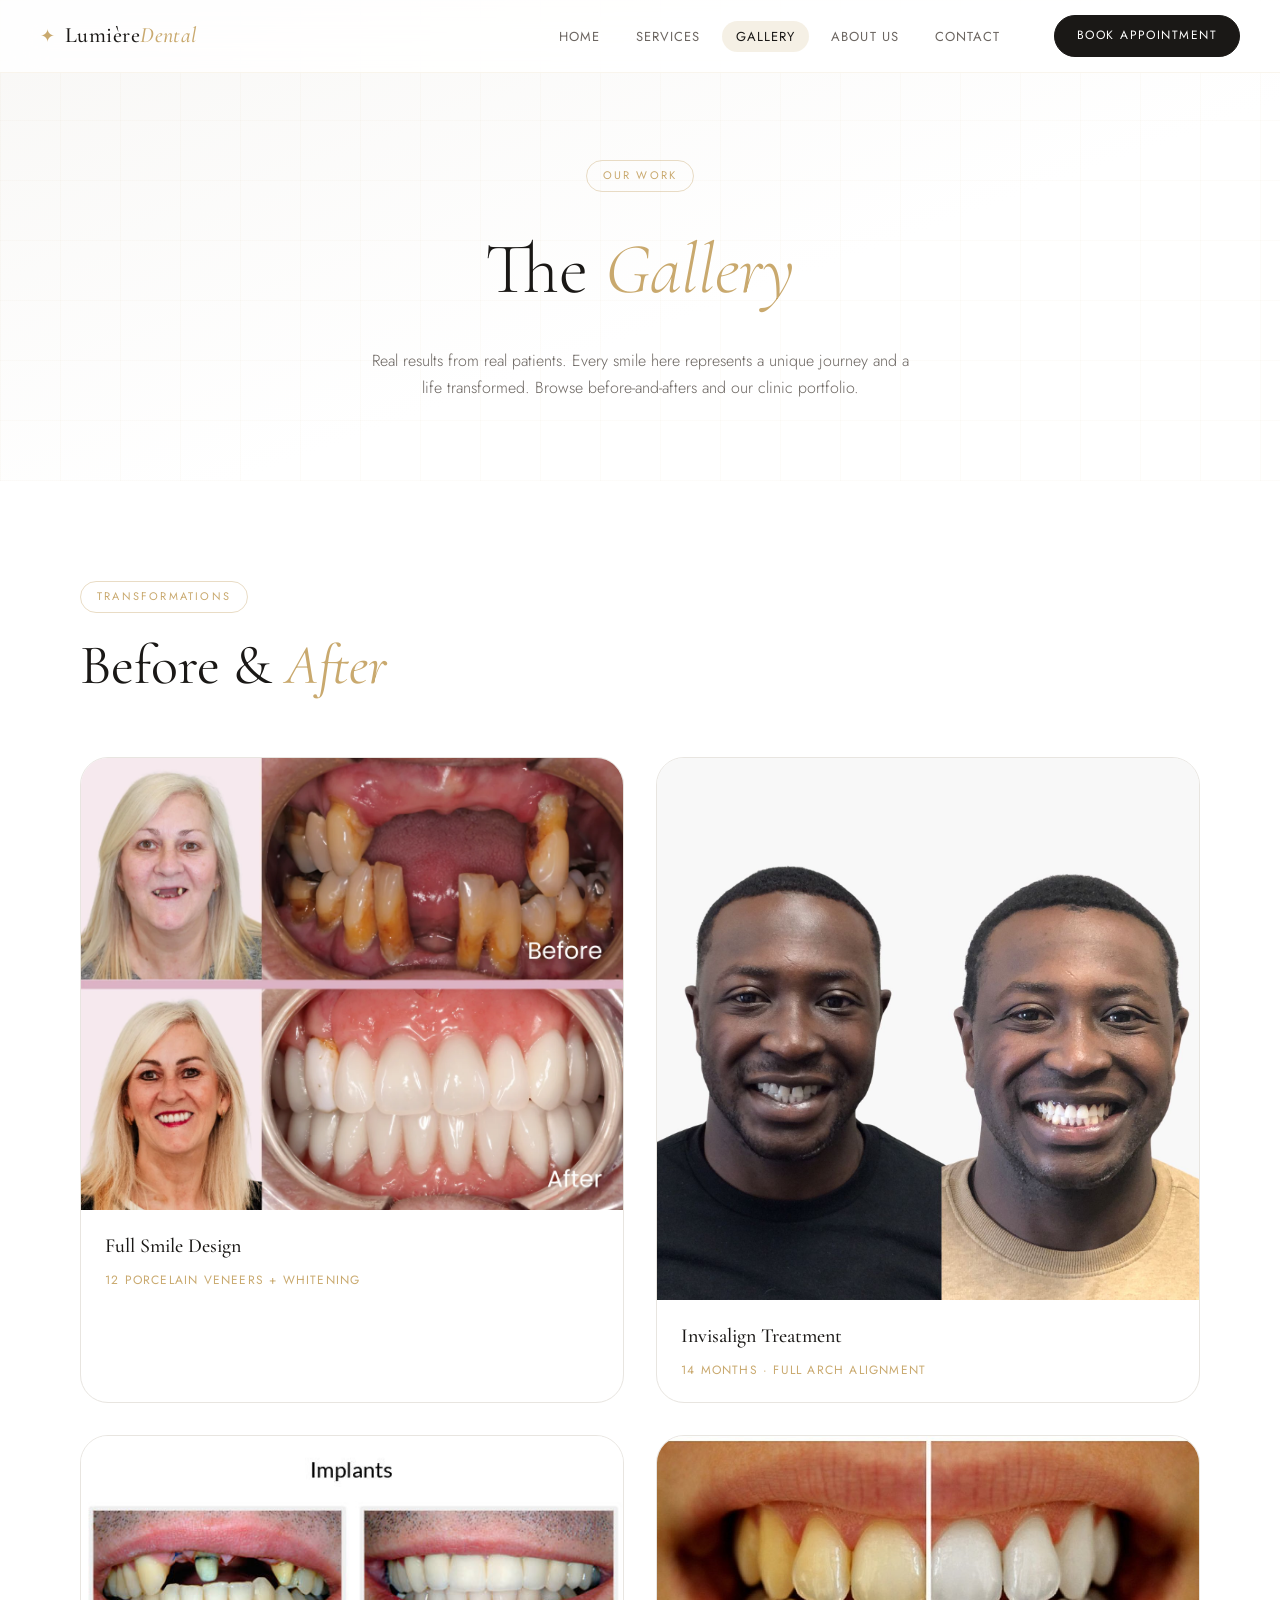
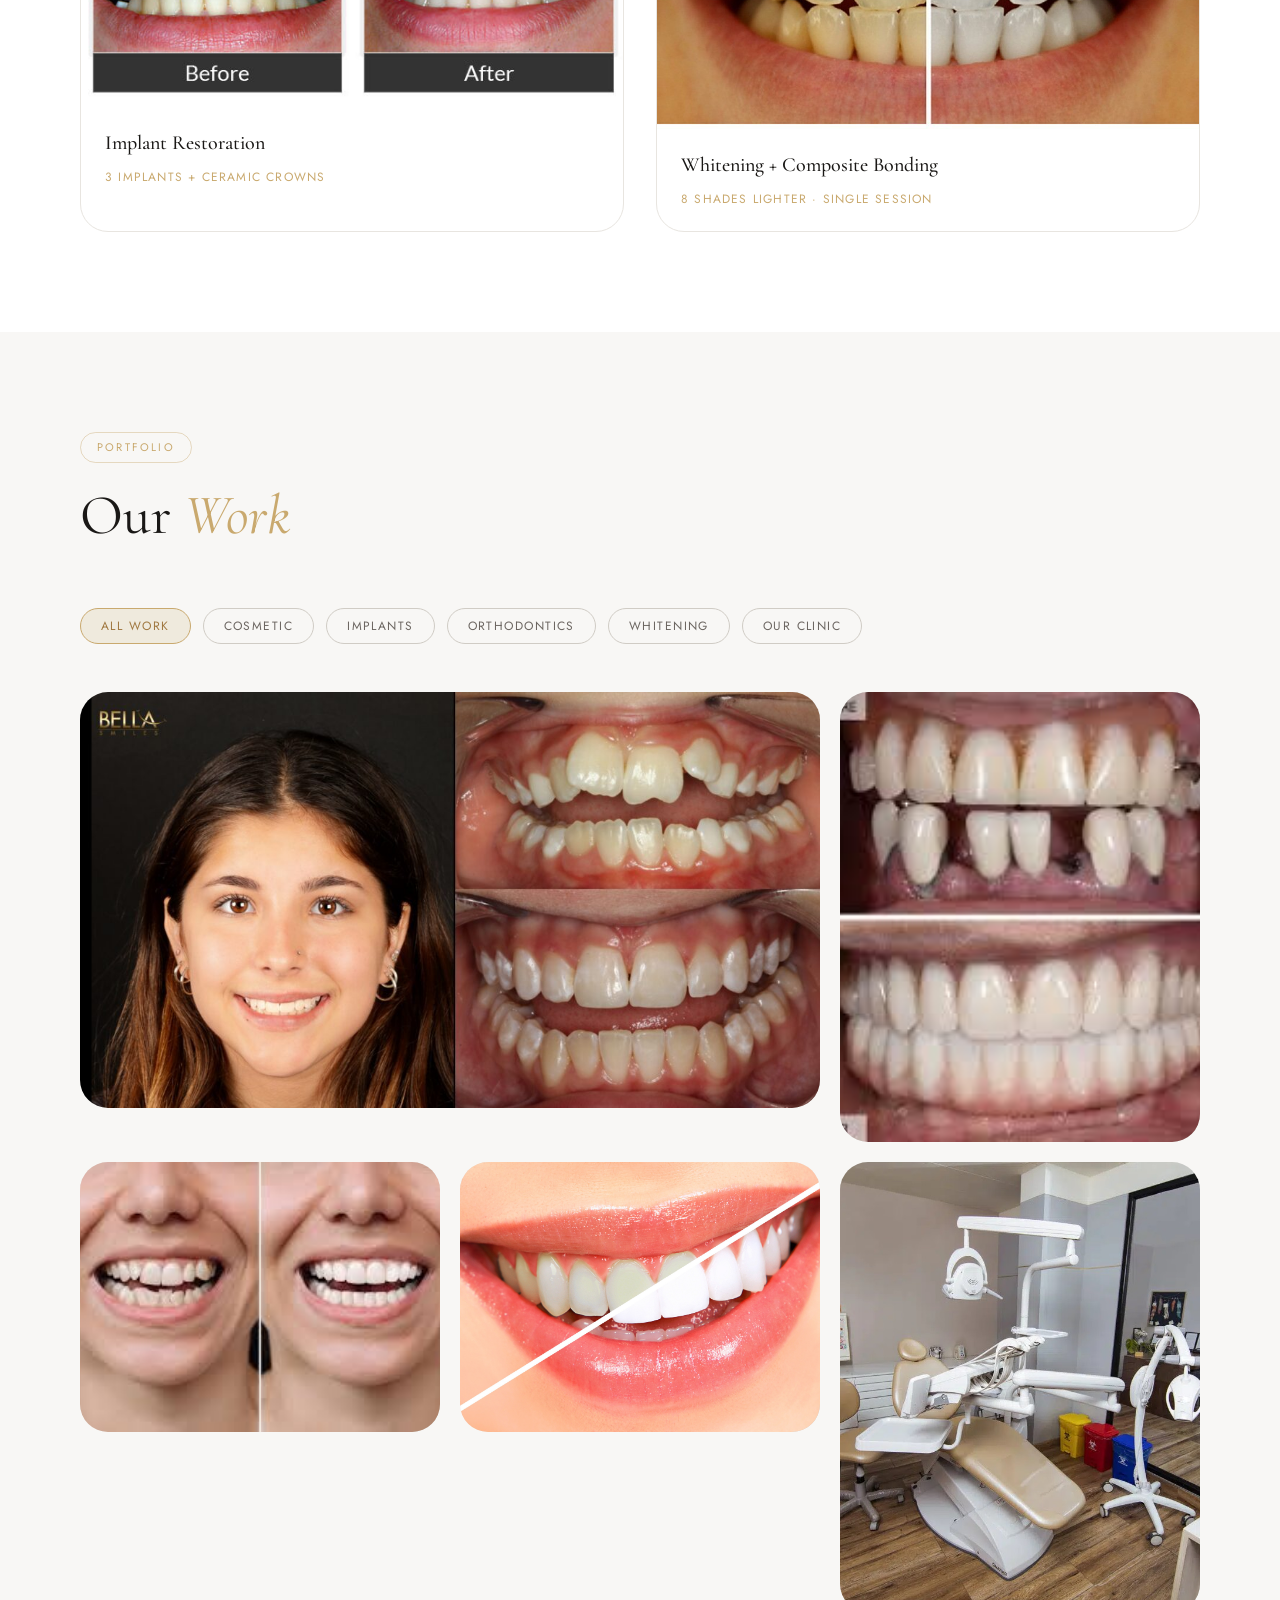
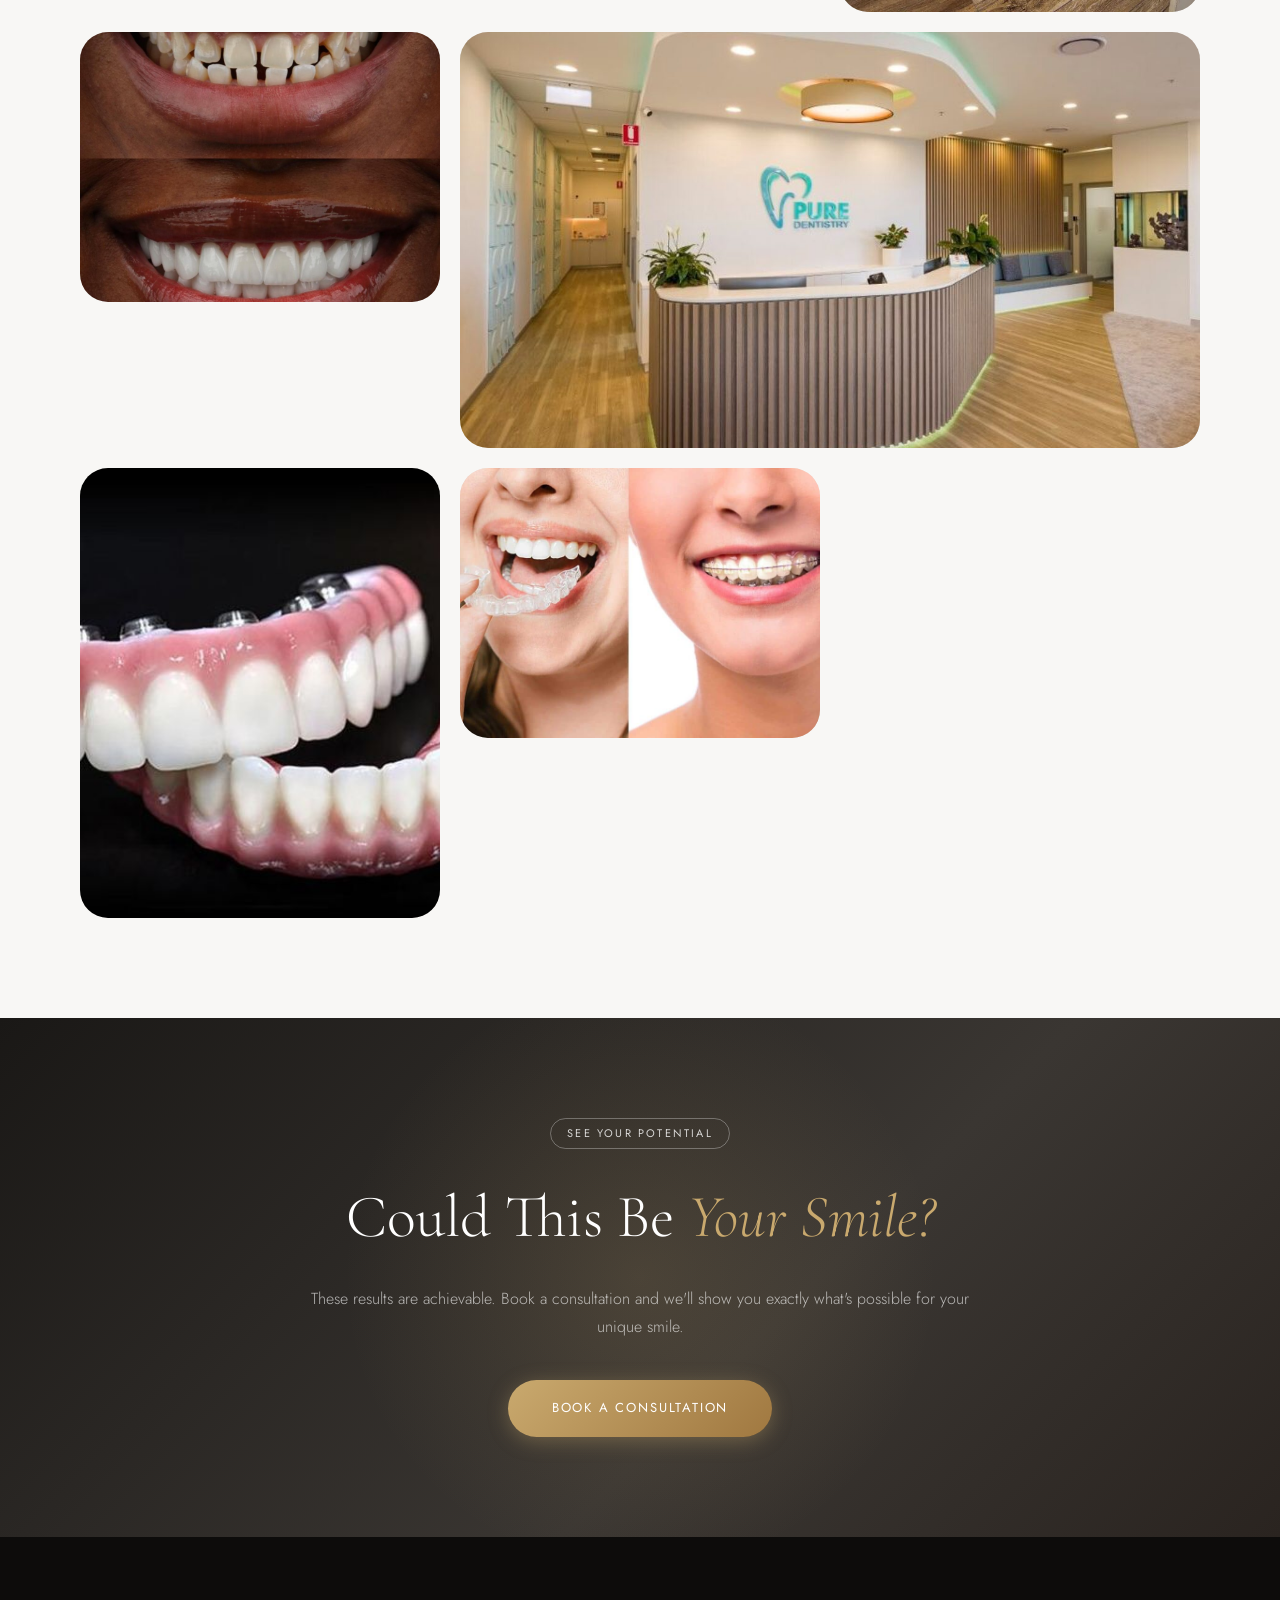
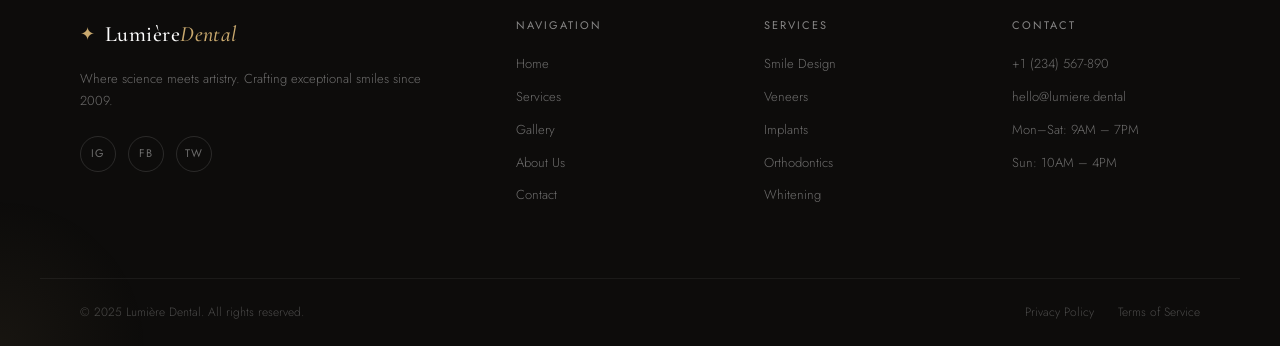
<file: gallery.html>
<!DOCTYPE html>
<html lang="en">
<head>
  <meta charset="UTF-8"/>
  <meta name="viewport" content="width=device-width, initial-scale=1.0"/>
  <title>Gallery — Lumière Dental</title>
  <link rel="stylesheet" href="styles.css"/>
  <link rel="preconnect" href="https://fonts.googleapis.com"/>
  <link rel="preconnect" href="https://fonts.gstatic.com" crossorigin/>
  <link href="https://fonts.googleapis.com/css2?family=Cormorant+Garamond:ital,wght@0,300;0,400;0,500;0,600;1,300;1,400&family=Jost:wght@200;300;400;500&display=swap" rel="stylesheet"/>
  <style>
    .gallery-grid { align-items: start; }
    .before-after { display: grid; grid-template-columns: repeat(2, 1fr); gap: 32px; }
    .ba-card {
      background: var(--white); border: 1px solid var(--gray-100);
      border-radius: var(--radius-lg); overflow: hidden;
      transition: var(--transition);
    }
    .ba-card:hover { box-shadow: var(--shadow); transform: translateY(-4px); }
    .ba-images { display: grid; grid-template-columns: 1fr 1fr; position: relative; }
    .ba-img {
      aspect-ratio: 3/4;
      background: linear-gradient(135deg, var(--gray-100), var(--gray-200));
      display: flex; align-items: center; justify-content: center;
      font-size: 40px; color: var(--gray-300);
    }
    .ba-img.after { background: linear-gradient(135deg, var(--gold-glow), rgba(201,169,110,0.08)); }
    .ba-divider {
      position: absolute; left: 50%; top: 0; bottom: 0; width: 2px;
      background: var(--gold); z-index: 1;
    }
    .ba-divider::after {
      content: ''; position: absolute; top: 50%; left: 50%;
      transform: translate(-50%, -50%);
      width: 32px; height: 32px; border-radius: 50%;
      background: var(--gold);
      display: flex; align-items: center; justify-content: center;
    }
    .ba-labels { display: flex; }
    .ba-label { flex: 1; text-align: center; padding: 8px; font-size: 10px; letter-spacing: 0.15em; text-transform: uppercase; }
    .ba-label.before { color: var(--gray-400); background: var(--gray-100); }
    .ba-label.after-l { color: var(--gold-dark); background: var(--gold-glow); }
    .ba-info { padding: 20px 24px; }
    .ba-info h4 { font-family: var(--font-display); font-size: 20px; font-weight: 500; color: var(--dark); margin-bottom: 4px; }
    .ba-info span { font-size: 12px; color: var(--gold); letter-spacing: 0.1em; text-transform: uppercase; }
    .lightbox {
      display: none; position: fixed; inset: 0; z-index: 9000;
      background: rgba(13,12,11,0.95);
      align-items: center; justify-content: center;
    }
    .lightbox.open { display: flex; }
    .lightbox-inner { max-width: 800px; width: 90%; position: relative; }
    .lightbox-close {
      position: absolute; top: -48px; right: 0;
      background: none; border: none; color: rgba(255,255,255,0.6);
      font-size: 28px; cursor: pointer;
    }
    .lightbox-img {
      width: 100%; aspect-ratio: 4/3;
      background: linear-gradient(135deg, var(--gray-800), var(--dark));
      border-radius: var(--radius-lg);
      display: flex; align-items: center; justify-content: center;
      font-size: 60px; color: var(--gray-600);
    }
    .lightbox-info { color: rgba(255,255,255,0.7); padding: 20px 0; text-align: center; }
    .lightbox-info h4 { font-family: var(--font-display); font-size: 24px; color: var(--white); margin-bottom: 4px; }
    .lightbox-info span { font-size: 12px; color: var(--gold); letter-spacing: 0.12em; text-transform: uppercase; }
    @media (max-width: 768px) { .before-after { grid-template-columns: 1fr; } }
  </style>
</head>
<body>

<div id="skeleton-overlay">
  <div class="sk-nav"></div>
  <div class="sk-hero"><div class="sk-line wide"></div><div class="sk-line medium"></div></div>
  <div class="sk-cards"><div class="sk-card"></div><div class="sk-card"></div><div class="sk-card"></div></div>
</div>

<nav class="nav" id="mainNav">
  <div class="nav-inner">
    <a href="index.html" class="logo"><span class="logo-mark">✦</span><span class="logo-text">Lumière<em>Dental</em></span></a>
    <ul class="nav-links">
      <li><a href="index.html">Home</a></li>
      <li><a href="services.html">Services</a></li>
      <li><a href="gallery.html" class="active">Gallery</a></li>
      <li><a href="about.html">About Us</a></li>
      <li><a href="contact.html">Contact</a></li>
    </ul>
    <a href="contact.html" class="btn-nav">Book Appointment</a>
    <button class="burger" id="burger"><span></span><span></span><span></span></button>
  </div>
  <div class="mobile-menu" id="mobileMenu">
    <a href="index.html">Home</a><a href="services.html">Services</a><a href="gallery.html">Gallery</a><a href="about.html">About Us</a><a href="contact.html">Contact</a>
    <a href="contact.html" class="btn-mobile">Book Appointment</a>
  </div>
</nav>

<section class="page-hero">
  <div class="container">
    <div class="section-label reveal">Our Work</div>
    <h1 class="reveal delay-1">The <em>Gallery</em></h1>
    <p class="reveal delay-2">Real results from real patients. Every smile here represents a unique journey and a life transformed. Browse before-and-afters and our clinic portfolio.</p>
  </div>
</section>

<section class="section-pad">
  <div class="container">
    <div class="section-label reveal">Transformations</div>
    <h2 class="section-title reveal delay-1">Before & <em>After</em></h2>
    
    <div class="before-after">
      <div class="ba-card reveal delay-1">
        <div class="ba-single-img">
          <img src="images/bf.webp" alt="Full Smile Design Transformation">
        </div>
        <div class="ba-info">
          <h4>Full Smile Design</h4>
          <span>12 Porcelain Veneers + Whitening</span>
        </div>
      </div>

      <div class="ba-card reveal delay-2">
        <div class="ba-single-img">
          <img src="images/bf2.jpg" alt="Invisalign Treatment Result">
        </div>
        <div class="ba-info">
          <h4>Invisalign Treatment</h4>
          <span>14 Months · Full Arch Alignment</span>
        </div>
      </div>

      <div class="ba-card reveal delay-1">
        <div class="ba-single-img">
          <img src="images/bf4.jpg" alt="Implant Restoration Result">
        </div>
        <div class="ba-info">
          <h4>Implant Restoration</h4>
          <span>3 Implants + Ceramic Crowns</span>
        </div>
      </div>

      <div class="ba-card reveal delay-2">
        <div class="ba-single-img">
          <img src="images/bf6.jpg" alt="Whitening Result">
        </div>
        <div class="ba-info">
          <h4>Whitening + Composite Bonding</h4>
          <span>8 Shades Lighter · Single Session</span>
        </div>
      </div>
    </div>
  </div>
</section>

<!-- GALLERY GRID -->
<section class="section-pad alt-bg">
  <div class="container">
    <div class="section-label reveal">Portfolio</div>
    <h2 class="section-title reveal delay-1">Our <em>Work</em></h2>
    <div class="gallery-filters reveal delay-2">
      <button class="filter-btn active" data-filter="all">All Work</button>
      <button class="filter-btn" data-filter="cosmetic">Cosmetic</button>
      <button class="filter-btn" data-filter="implants">Implants</button>
      <button class="filter-btn" data-filter="ortho">Orthodontics</button>
      <button class="filter-btn" data-filter="whitening">Whitening</button>
      <button class="filter-btn" data-filter="clinic">Our Clinic</button>
    </div>
    <div class="gallery-grid">
      <div class="gallery-item gi-large reveal delay-1" data-cat="cosmetic" data-title="Full Smile Makeover" data-sub="Veneers · Whitening" onclick="openLightbox(this)">
        <div class="gallery-placeholder"><img src="images/bf10.jpg" ></div>
        <div class="gallery-overlay"><div class="gallery-info"><h4>Full Smile Makeover</h4><span>Veneers · Whitening</span></div></div>
      </div>
      <div class="gallery-item reveal delay-2" data-cat="implants" data-title="Single Implant" data-sub="Ceramic Crown" onclick="openLightbox(this)">
        <div class="gallery-placeholder">
<img src="images/implant.jpg">
        </div>
        <div class="gallery-overlay"><div class="gallery-info"><h4>Single Implant</h4><span>Ceramic Crown</span></div></div>
      </div>
      <div class="gallery-item reveal delay-3" data-cat="ortho" data-title="Invisalign Result" data-sub="Full Arch" onclick="openLightbox(this)">
        <div class="gallery-placeholder">
          <img src="images/invisalign.jpg">
        </div>
        <div class="gallery-overlay"><div class="gallery-info"><h4>Invisalign Result</h4><span>Full Arch Alignment</span></div></div>
      </div>
      <div class="gallery-item reveal delay-1" data-cat="whitening" data-title="Professional Whitening" data-sub="10 Shades Lighter" onclick="openLightbox(this)">
        <div class="gallery-placeholder">
          <img src="images/whitening.jpg">
        </div>
        <div class="gallery-overlay"><div class="gallery-info"><h4>Professional Whitening</h4><span>10 Shades Lighter</span></div></div>
      </div>
      <div class="gallery-item reveal delay-2" data-cat="clinic" data-title="Treatment Suite" data-sub="Our Premium Clinic" onclick="openLightbox(this)">
        <div class="gallery-placeholder">
          <img src="images/dental.jpg">
        </div>
        <div class="gallery-overlay"><div class="gallery-info"><h4>Treatment Suite</h4><span>Our Premium Clinic</span></div></div>
      </div>
      <div class="gallery-item reveal delay-3" data-cat="cosmetic" data-title="Porcelain Veneers" data-sub="8 Upper Veneers" onclick="openLightbox(this)">
        <div class="gallery-placeholder">
          <img src="images/porceline.jpg">
        </div>
        <div class="gallery-overlay"><div class="gallery-info"><h4>Porcelain Veneers</h4><span>8 Upper Veneers</span></div></div>
      </div>
      <div class="gallery-item gi-large reveal delay-1" data-cat="clinic" data-title="Reception & Waiting" data-sub="Lumière Dental Studio" onclick="openLightbox(this)">
        <div class="gallery-placeholder">
          <img src="images/reception.jpg">
        </div>
        <div class="gallery-overlay"><div class="gallery-info"><h4>Reception & Waiting Area</h4><span>Lumière Dental Studio</span></div></div>
      </div>
      <div class="gallery-item reveal delay-2" data-cat="implants" data-title="Full Arch Implants" data-sub="All-on-4 Restoration" onclick="openLightbox(this)">
        <div class="gallery-placeholder">
          <img src="images/fullarch.jpg">
        </div>
        <div class="gallery-overlay"><div class="gallery-info"><h4>Full Arch Implants</h4><span>All-on-4 Restoration</span></div></div>
      </div>
      <div class="gallery-item reveal delay-3" data-cat="ortho" data-title="Ceramic Braces" data-sub="18 Month Treatment" onclick="openLightbox(this)">
        <div class="gallery-placeholder">
          <img src="images/ceramic.jpg">
        </div>
        <div class="gallery-overlay"><div class="gallery-info"><h4>Ceramic Braces</h4><span>18 Month Treatment</span></div></div>
      </div>
    </div>
  </div>
</section>

<!-- LIGHTBOX -->
<div class="lightbox" id="lightbox">
  <div class="lightbox-inner">
    <button class="lightbox-close" onclick="closeLightbox()">✕</button>
    <div class="lightbox-img" id="lightboxIcon">💎</div>
    <div class="lightbox-info">
      <h4 id="lightboxTitle">—</h4>
      <span id="lightboxSub">—</span>
    </div>
  </div>
</div>

<section class="cta-banner">
  <div class="cta-inner">
    <div class="cta-orb"></div>
    <div class="section-label light reveal">See Your Potential</div>
    <h2 class="reveal delay-1">Could This Be <em>Your Smile?</em></h2>
    <p class="reveal delay-2">These results are achievable. Book a consultation and we'll show you exactly what's possible for your unique smile.</p>
    <a href="contact.html" class="btn-gold large reveal delay-3">Book a Consultation</a>
  </div>
</section>

<footer class="footer">
  <div class="footer-inner">
    <div class="footer-brand">
      <a href="index.html" class="logo"><span class="logo-mark">✦</span><span class="logo-text">Lumière<em>Dental</em></span></a>
      <p>Where science meets artistry. Crafting exceptional smiles since 2009.</p>
      <div class="footer-socials"><a href="#">ig</a><a href="#">fb</a><a href="#">tw</a></div>
    </div>
    <div class="footer-links"><h4>Navigation</h4><a href="index.html">Home</a><a href="services.html">Services</a><a href="gallery.html">Gallery</a><a href="about.html">About Us</a><a href="contact.html">Contact</a></div>
    <div class="footer-links"><h4>Services</h4><a href="services.html">Smile Design</a><a href="services.html">Veneers</a><a href="services.html">Implants</a><a href="services.html">Orthodontics</a><a href="services.html">Whitening</a></div>
    <div class="footer-links"><h4>Contact</h4><a href="tel:+1234567890">+1 (234) 567-890</a><a href="mailto:hello@lumiere.dental">hello@lumiere.dental</a><a href="#">Mon–Sat: 9AM – 7PM</a><a href="#">Sun: 10AM – 4PM</a></div>
  </div>
  <div class="footer-bottom"><p>© 2025 Lumière Dental. All rights reserved.</p><div><a href="#">Privacy Policy</a><a href="#">Terms of Service</a></div></div>
</footer>

<script src="main.js"></script>
<script>
function openLightbox(el) {
  document.getElementById('lightbox').classList.add('open');
  document.getElementById('lightboxTitle').textContent = el.dataset.title || '—';
  document.getElementById('lightboxSub').textContent = el.dataset.sub || '—';
  const icon = el.querySelector('.gallery-placeholder')?.textContent || '💎';
  document.getElementById('lightboxIcon').textContent = icon;
}
function closeLightbox() {
  document.getElementById('lightbox').classList.remove('open');
}
document.getElementById('lightbox')?.addEventListener('click', function(e) {
  if (e.target === this) closeLightbox();
});
document.addEventListener('keydown', e => { if (e.key === 'Escape') closeLightbox(); });
</script>
</body>
</html>
</file>
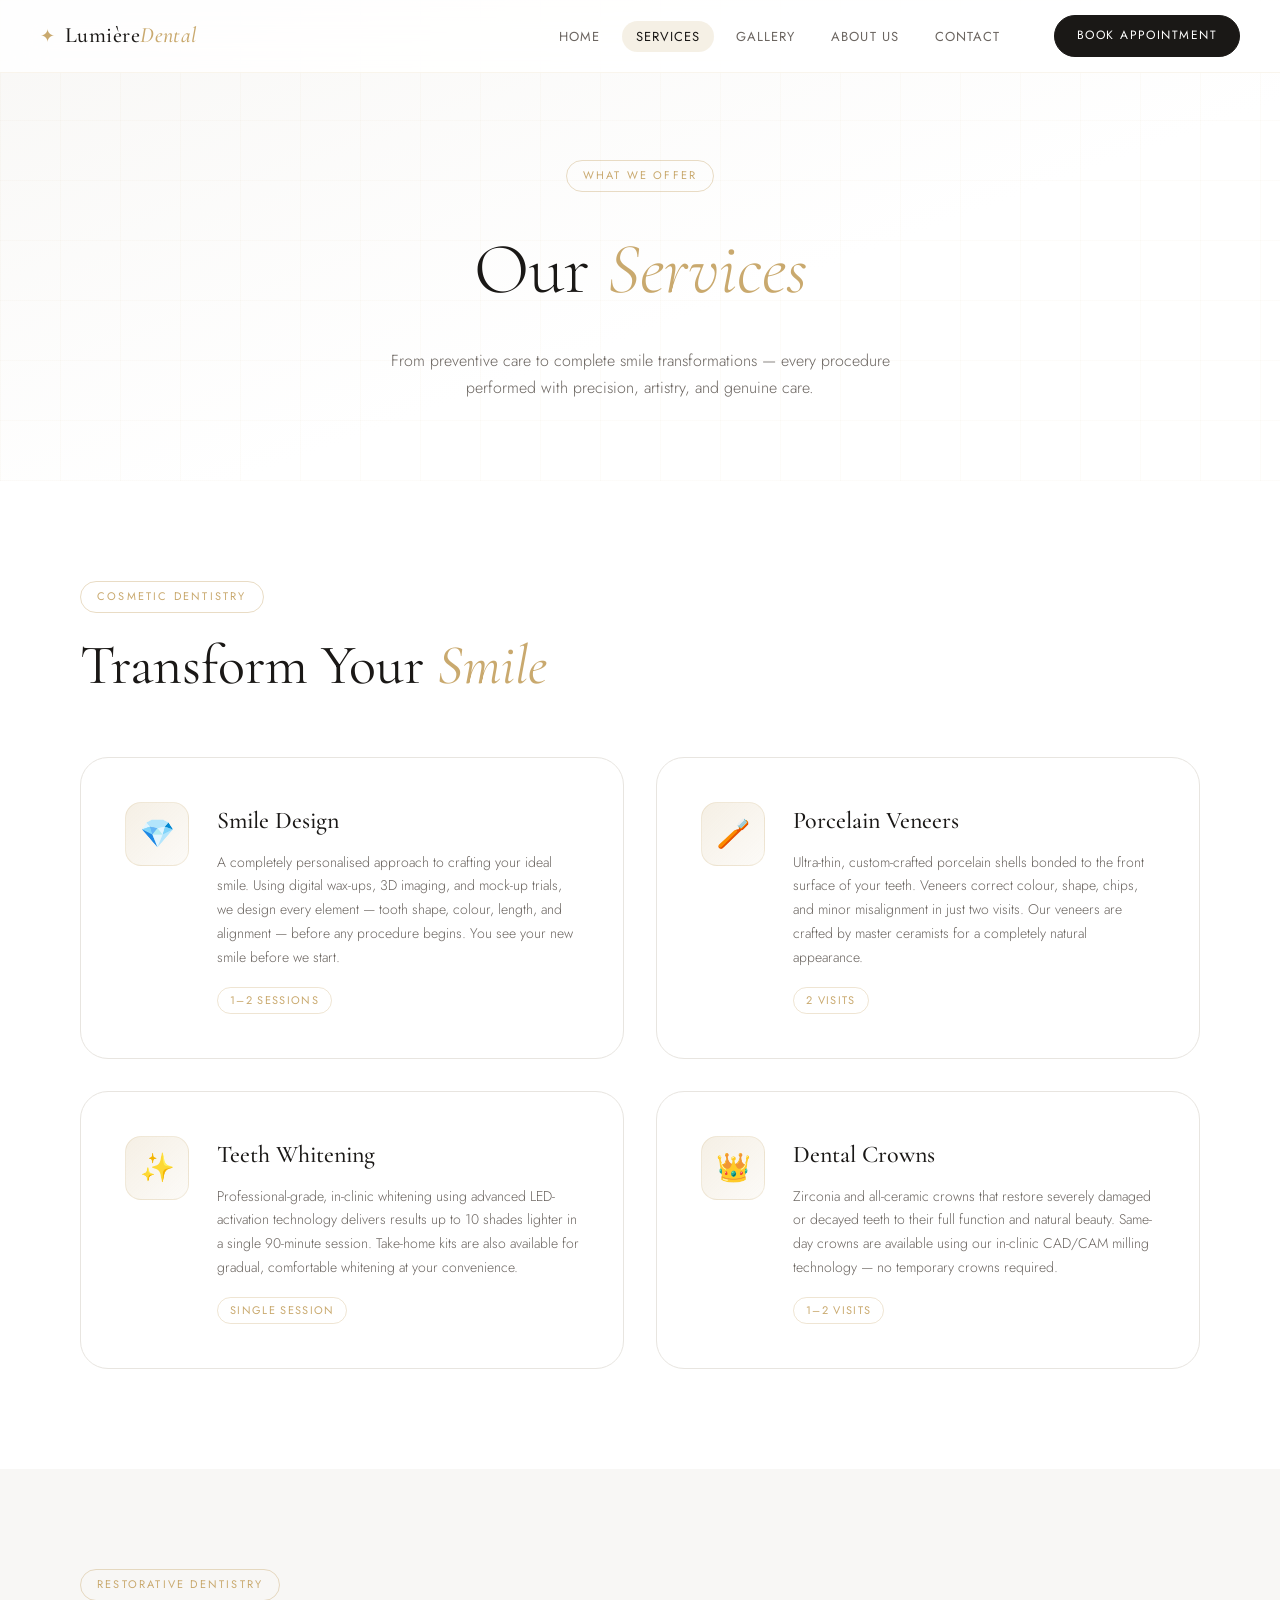
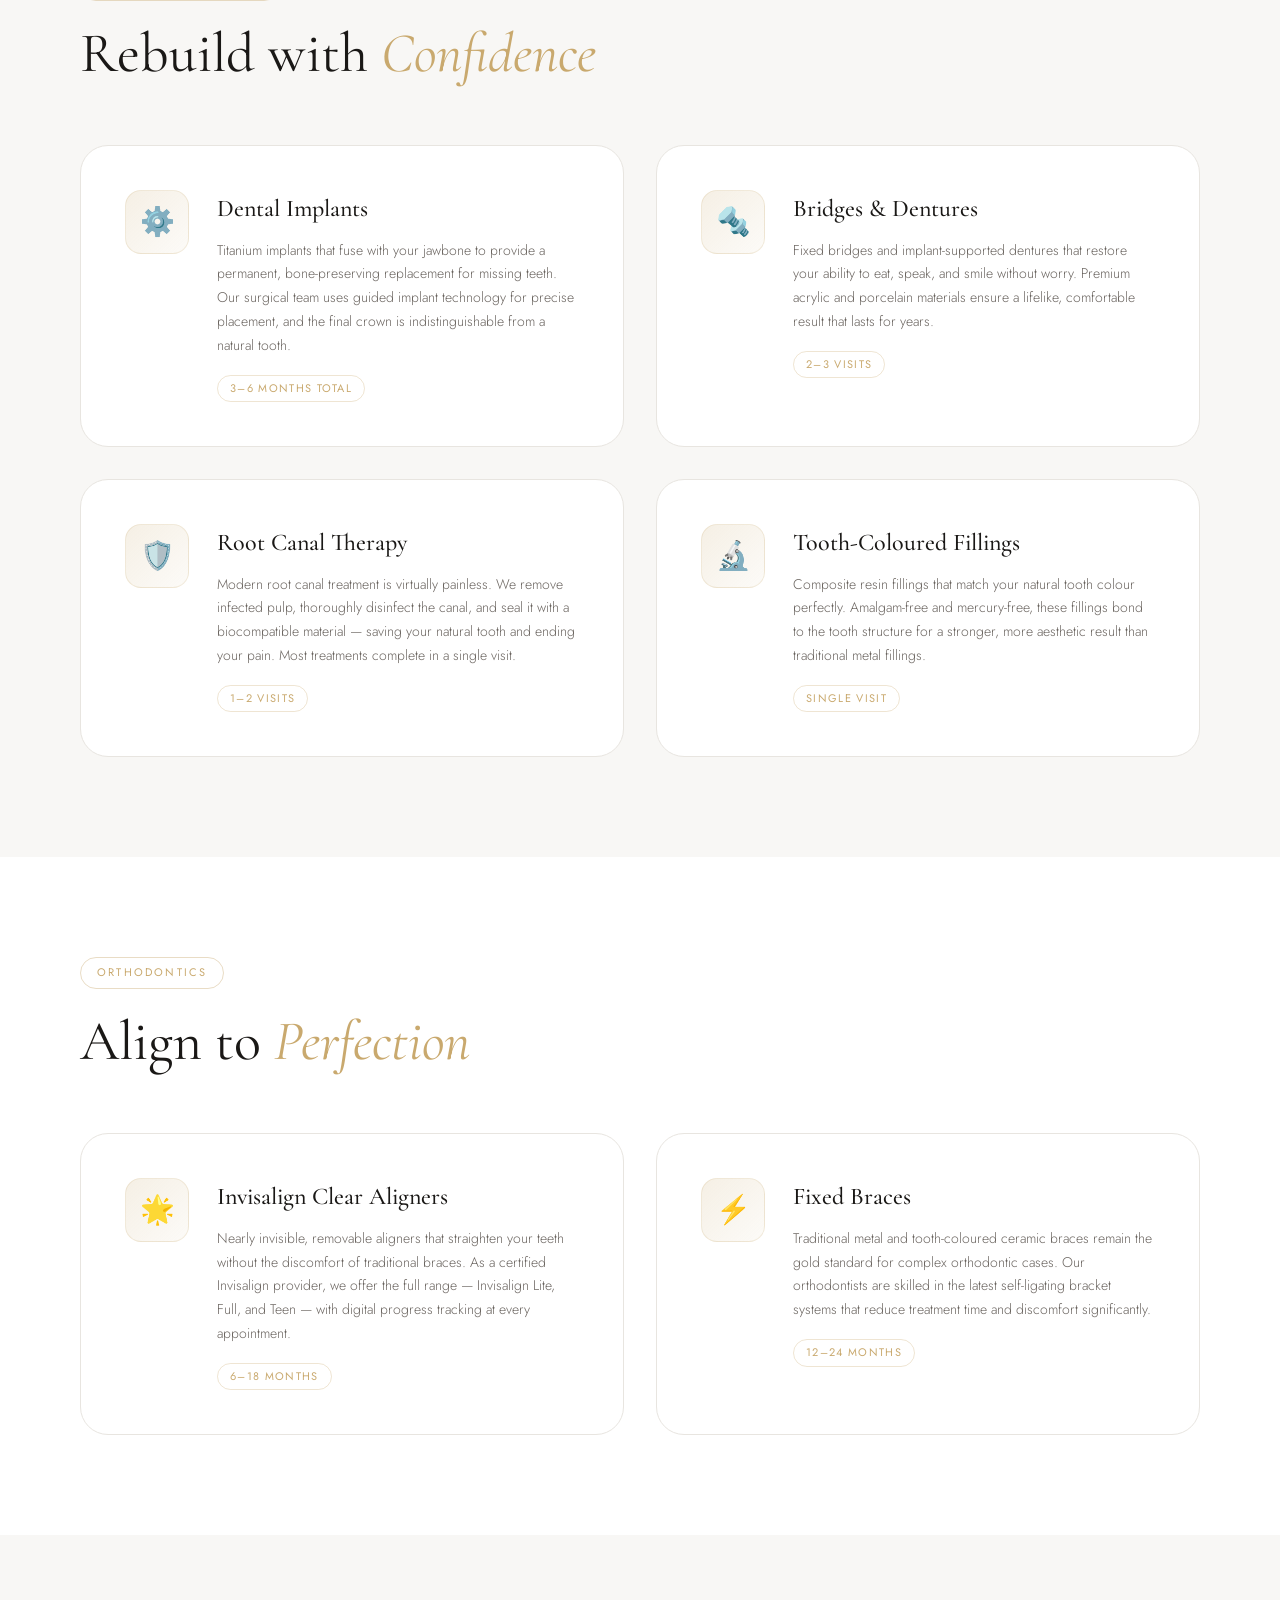
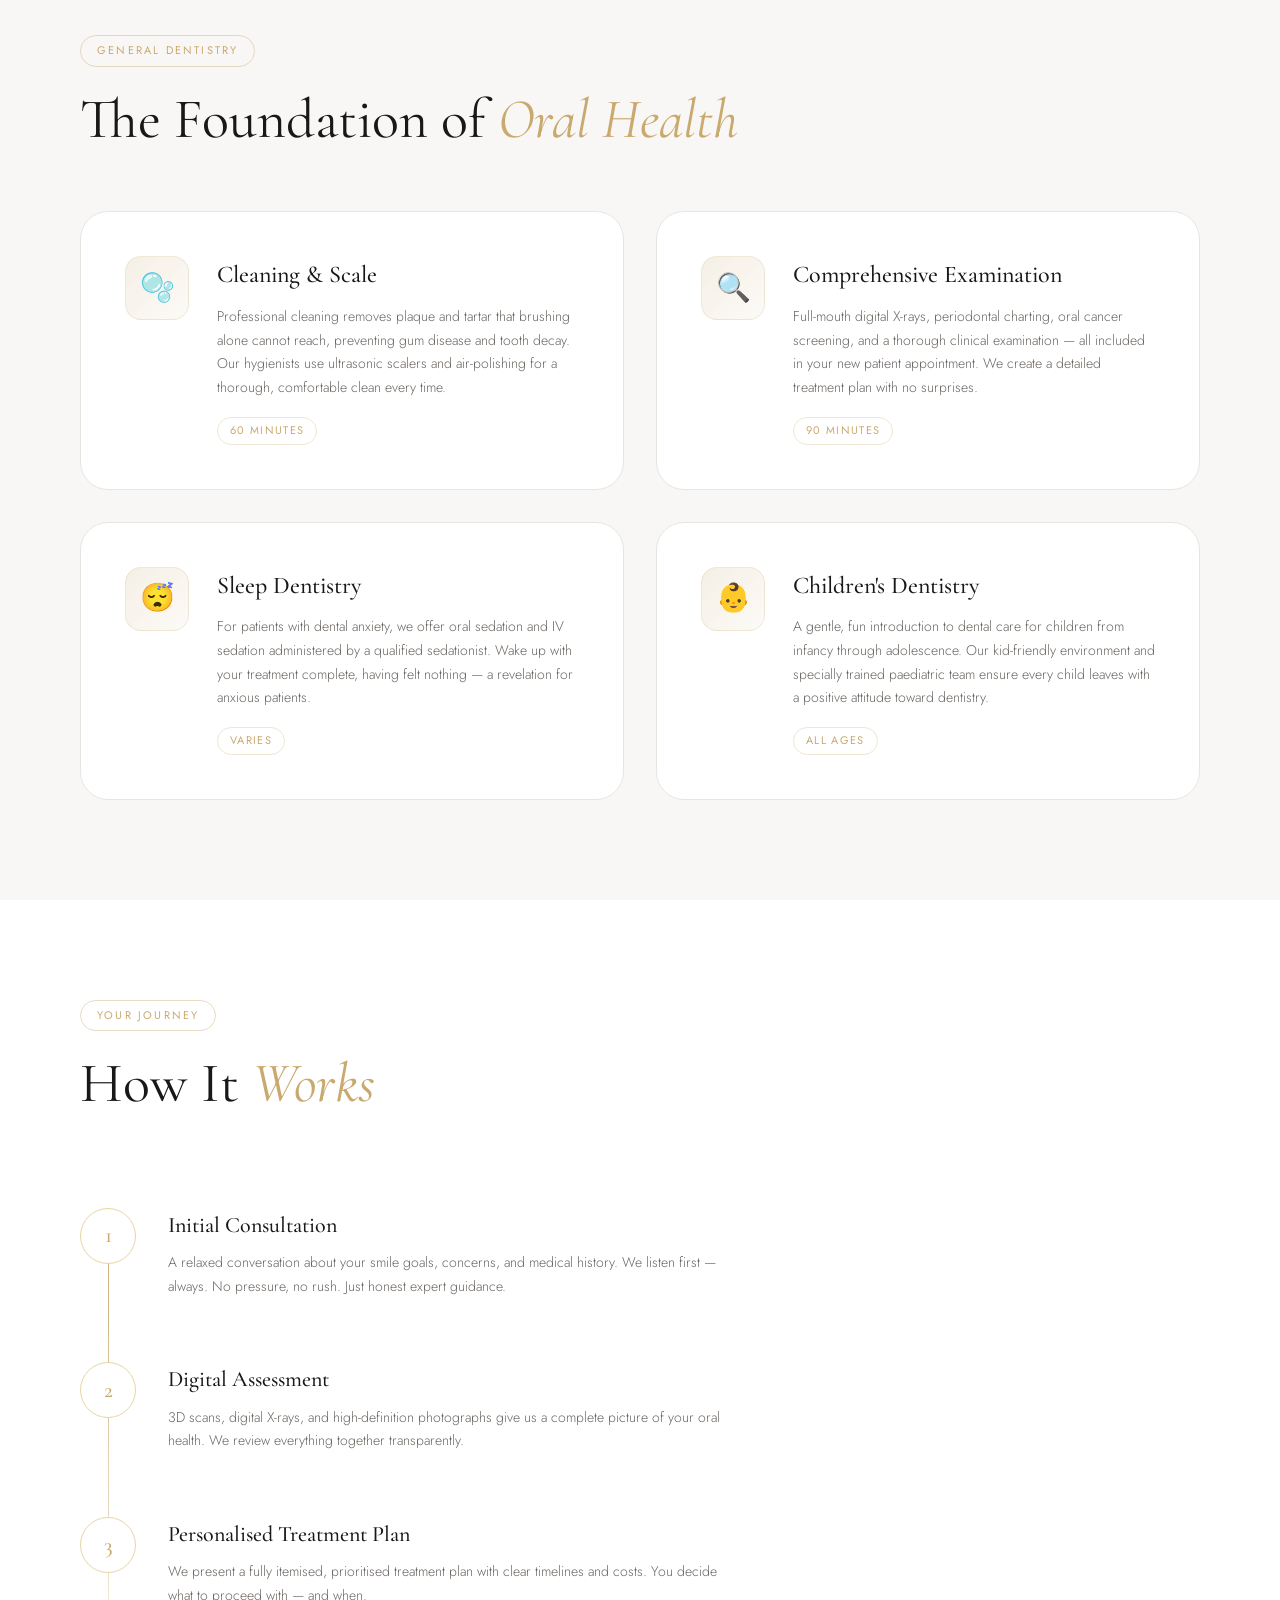
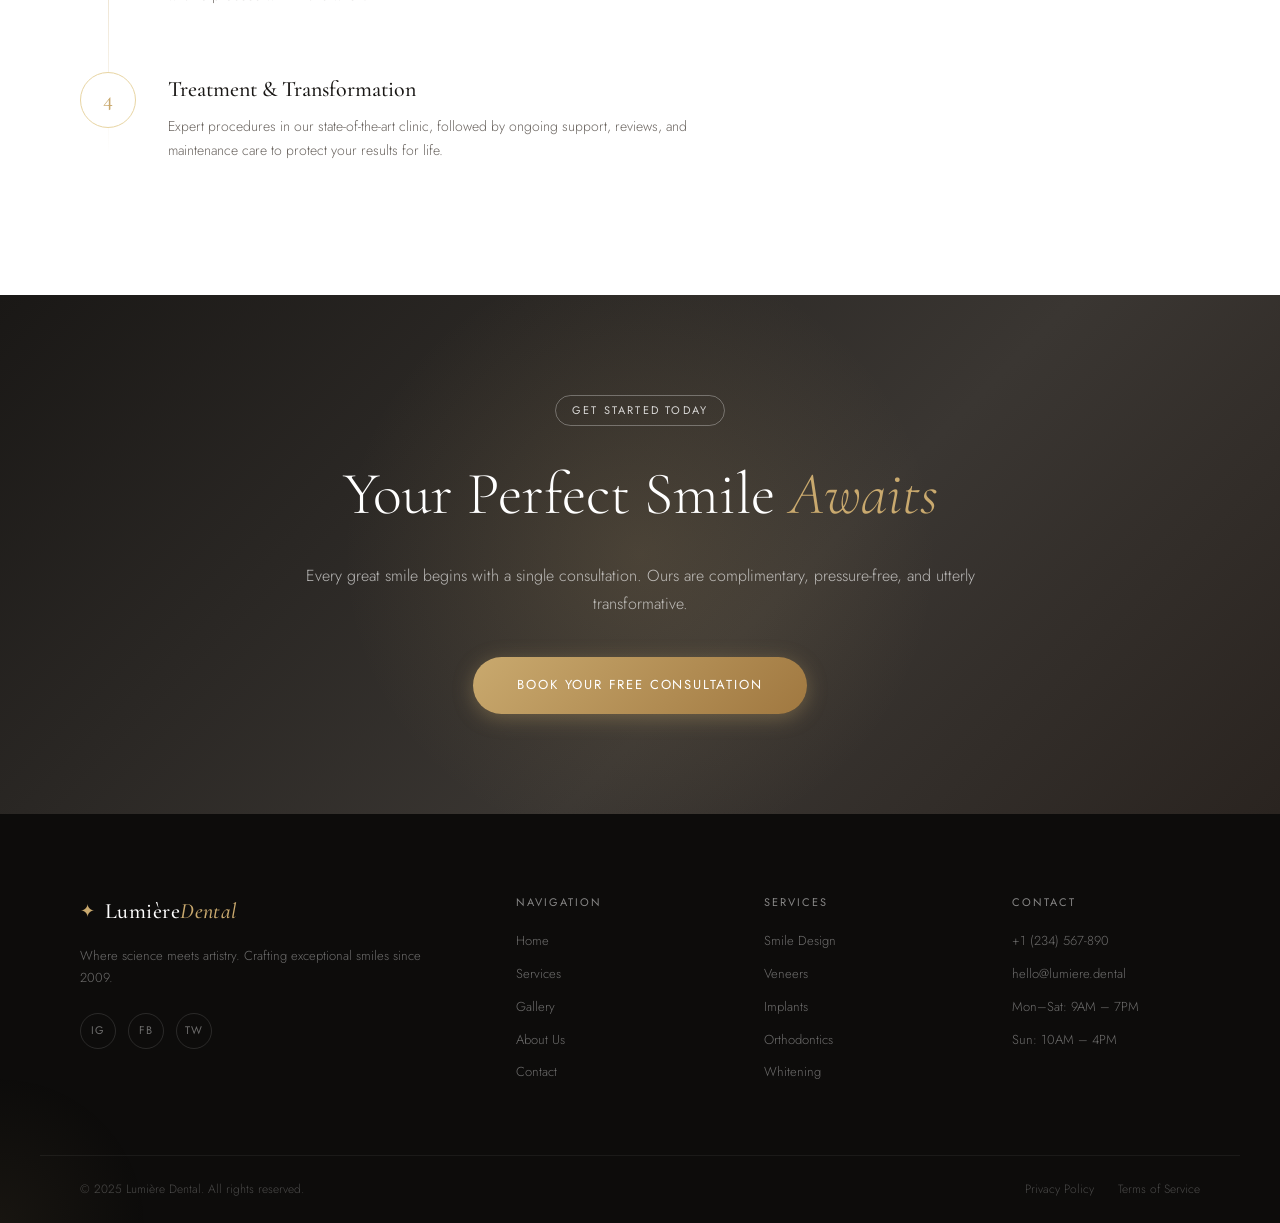
<file: services.html>
<!DOCTYPE html>
<html lang="en">
<head>
  <meta charset="UTF-8"/>
  <meta name="viewport" content="width=device-width, initial-scale=1.0"/>
  <title>Services — Lumière Dental</title>
  <link rel="stylesheet" href="styles.css"/>
  <link rel="preconnect" href="https://fonts.googleapis.com"/>
  <link rel="preconnect" href="https://fonts.gstatic.com" crossorigin/>
  <link href="https://fonts.googleapis.com/css2?family=Cormorant+Garamond:ital,wght@0,300;0,400;0,500;0,600;1,300;1,400&family=Jost:wght@200;300;400;500&display=swap" rel="stylesheet"/>
</head>
<body>

<div id="skeleton-overlay">
  <div class="sk-nav"></div>
  <div class="sk-hero"><div class="sk-line wide"></div><div class="sk-line medium"></div></div>
  <div class="sk-cards"><div class="sk-card"></div><div class="sk-card"></div><div class="sk-card"></div></div>
</div>

<nav class="nav" id="mainNav">
  <div class="nav-inner">
    <a href="index.html" class="logo"><span class="logo-mark">✦</span><span class="logo-text">Lumière<em>Dental</em></span></a>
    <ul class="nav-links">
      <li><a href="index.html">Home</a></li>
      <li><a href="services.html" class="active">Services</a></li>
      <li><a href="gallery.html">Gallery</a></li>
      <li><a href="about.html">About Us</a></li>
      <li><a href="contact.html">Contact</a></li>
    </ul>
    <a href="contact.html" class="btn-nav">Book Appointment</a>
    <button class="burger" id="burger"><span></span><span></span><span></span></button>
  </div>
  <div class="mobile-menu" id="mobileMenu">
    <a href="index.html">Home</a><a href="services.html">Services</a><a href="gallery.html">Gallery</a><a href="about.html">About Us</a><a href="contact.html">Contact</a>
    <a href="contact.html" class="btn-mobile">Book Appointment</a>
  </div>
</nav>

<section class="page-hero">
  <div class="container">
    <div class="section-label reveal">What We Offer</div>
    <h1 class="reveal delay-1">Our <em>Services</em></h1>
    <p class="reveal delay-2">From preventive care to complete smile transformations — every procedure performed with precision, artistry, and genuine care.</p>
  </div>
</section>

<!-- COSMETIC SERVICES -->
<section class="section-pad">
  <div class="container">
    <div class="section-label reveal">Cosmetic Dentistry</div>
    <h2 class="section-title reveal delay-1">Transform Your <em>Smile</em></h2>
    <div class="services-full-grid">
      <div class="service-detail-card reveal delay-1">
        <div class="sdc-icon-wrap">💎</div>
        <div class="sdc-body">
          <h3>Smile Design</h3>
          <p>A completely personalised approach to crafting your ideal smile. Using digital wax-ups, 3D imaging, and mock-up trials, we design every element — tooth shape, colour, length, and alignment — before any procedure begins. You see your new smile before we start.</p>
          <span class="sdc-tag">1–2 Sessions</span>
        </div>
      </div>
      <div class="service-detail-card reveal delay-2">
        <div class="sdc-icon-wrap">🪥</div>
        <div class="sdc-body">
          <h3>Porcelain Veneers</h3>
          <p>Ultra-thin, custom-crafted porcelain shells bonded to the front surface of your teeth. Veneers correct colour, shape, chips, and minor misalignment in just two visits. Our veneers are crafted by master ceramists for a completely natural appearance.</p>
          <span class="sdc-tag">2 Visits</span>
        </div>
      </div>
      <div class="service-detail-card reveal delay-1">
        <div class="sdc-icon-wrap">✨</div>
        <div class="sdc-body">
          <h3>Teeth Whitening</h3>
          <p>Professional-grade, in-clinic whitening using advanced LED-activation technology delivers results up to 10 shades lighter in a single 90-minute session. Take-home kits are also available for gradual, comfortable whitening at your convenience.</p>
          <span class="sdc-tag">Single Session</span>
        </div>
      </div>
      <div class="service-detail-card reveal delay-2">
        <div class="sdc-icon-wrap">👑</div>
        <div class="sdc-body">
          <h3>Dental Crowns</h3>
          <p>Zirconia and all-ceramic crowns that restore severely damaged or decayed teeth to their full function and natural beauty. Same-day crowns are available using our in-clinic CAD/CAM milling technology — no temporary crowns required.</p>
          <span class="sdc-tag">1–2 Visits</span>
        </div>
      </div>
    </div>
  </div>
</section>

<!-- RESTORATIVE SERVICES -->
<section class="section-pad alt-bg">
  <div class="container">
    <div class="section-label reveal">Restorative Dentistry</div>
    <h2 class="section-title reveal delay-1">Rebuild with <em>Confidence</em></h2>
    <div class="services-full-grid">
      <div class="service-detail-card reveal delay-1">
        <div class="sdc-icon-wrap">⚙️</div>
        <div class="sdc-body">
          <h3>Dental Implants</h3>
          <p>Titanium implants that fuse with your jawbone to provide a permanent, bone-preserving replacement for missing teeth. Our surgical team uses guided implant technology for precise placement, and the final crown is indistinguishable from a natural tooth.</p>
          <span class="sdc-tag">3–6 Months Total</span>
        </div>
      </div>
      <div class="service-detail-card reveal delay-2">
        <div class="sdc-icon-wrap">🔩</div>
        <div class="sdc-body">
          <h3>Bridges & Dentures</h3>
          <p>Fixed bridges and implant-supported dentures that restore your ability to eat, speak, and smile without worry. Premium acrylic and porcelain materials ensure a lifelike, comfortable result that lasts for years.</p>
          <span class="sdc-tag">2–3 Visits</span>
        </div>
      </div>
      <div class="service-detail-card reveal delay-1">
        <div class="sdc-icon-wrap">🛡️</div>
        <div class="sdc-body">
          <h3>Root Canal Therapy</h3>
          <p>Modern root canal treatment is virtually painless. We remove infected pulp, thoroughly disinfect the canal, and seal it with a biocompatible material — saving your natural tooth and ending your pain. Most treatments complete in a single visit.</p>
          <span class="sdc-tag">1–2 Visits</span>
        </div>
      </div>
      <div class="service-detail-card reveal delay-2">
        <div class="sdc-icon-wrap">🔬</div>
        <div class="sdc-body">
          <h3>Tooth-Coloured Fillings</h3>
          <p>Composite resin fillings that match your natural tooth colour perfectly. Amalgam-free and mercury-free, these fillings bond to the tooth structure for a stronger, more aesthetic result than traditional metal fillings.</p>
          <span class="sdc-tag">Single Visit</span>
        </div>
      </div>
    </div>
  </div>
</section>

<!-- ORTHODONTICS -->
<section class="section-pad">
  <div class="container">
    <div class="section-label reveal">Orthodontics</div>
    <h2 class="section-title reveal delay-1">Align to <em>Perfection</em></h2>
    <div class="services-full-grid">
      <div class="service-detail-card reveal delay-1">
        <div class="sdc-icon-wrap">🌟</div>
        <div class="sdc-body">
          <h3>Invisalign Clear Aligners</h3>
          <p>Nearly invisible, removable aligners that straighten your teeth without the discomfort of traditional braces. As a certified Invisalign provider, we offer the full range — Invisalign Lite, Full, and Teen — with digital progress tracking at every appointment.</p>
          <span class="sdc-tag">6–18 Months</span>
        </div>
      </div>
      <div class="service-detail-card reveal delay-2">
        <div class="sdc-icon-wrap">⚡</div>
        <div class="sdc-body">
          <h3>Fixed Braces</h3>
          <p>Traditional metal and tooth-coloured ceramic braces remain the gold standard for complex orthodontic cases. Our orthodontists are skilled in the latest self-ligating bracket systems that reduce treatment time and discomfort significantly.</p>
          <span class="sdc-tag">12–24 Months</span>
        </div>
      </div>
    </div>
  </div>
</section>

<!-- GENERAL DENTISTRY -->
<section class="section-pad alt-bg">
  <div class="container">
    <div class="section-label reveal">General Dentistry</div>
    <h2 class="section-title reveal delay-1">The Foundation of <em>Oral Health</em></h2>
    <div class="services-full-grid">
      <div class="service-detail-card reveal delay-1">
        <div class="sdc-icon-wrap">🫧</div>
        <div class="sdc-body">
          <h3>Cleaning & Scale</h3>
          <p>Professional cleaning removes plaque and tartar that brushing alone cannot reach, preventing gum disease and tooth decay. Our hygienists use ultrasonic scalers and air-polishing for a thorough, comfortable clean every time.</p>
          <span class="sdc-tag">60 Minutes</span>
        </div>
      </div>
      <div class="service-detail-card reveal delay-2">
        <div class="sdc-icon-wrap">🔍</div>
        <div class="sdc-body">
          <h3>Comprehensive Examination</h3>
          <p>Full-mouth digital X-rays, periodontal charting, oral cancer screening, and a thorough clinical examination — all included in your new patient appointment. We create a detailed treatment plan with no surprises.</p>
          <span class="sdc-tag">90 Minutes</span>
        </div>
      </div>
      <div class="service-detail-card reveal delay-1">
        <div class="sdc-icon-wrap">😴</div>
        <div class="sdc-body">
          <h3>Sleep Dentistry</h3>
          <p>For patients with dental anxiety, we offer oral sedation and IV sedation administered by a qualified sedationist. Wake up with your treatment complete, having felt nothing — a revelation for anxious patients.</p>
          <span class="sdc-tag">Varies</span>
        </div>
      </div>
      <div class="service-detail-card reveal delay-2">
        <div class="sdc-icon-wrap">👶</div>
        <div class="sdc-body">
          <h3>Children's Dentistry</h3>
          <p>A gentle, fun introduction to dental care for children from infancy through adolescence. Our kid-friendly environment and specially trained paediatric team ensure every child leaves with a positive attitude toward dentistry.</p>
          <span class="sdc-tag">All Ages</span>
        </div>
      </div>
    </div>
  </div>
</section>

<!-- PROCESS -->
<section class="section-pad">
  <div class="container">
    <div class="section-label reveal">Your Journey</div>
    <h2 class="section-title reveal delay-1">How It <em>Works</em></h2>
    <div style="max-width:640px">
      <div class="process-steps">
        <div class="process-step reveal delay-1">
          <div class="step-num">1</div>
          <div class="step-body">
            <h4>Initial Consultation</h4>
            <p>A relaxed conversation about your smile goals, concerns, and medical history. We listen first — always. No pressure, no rush. Just honest expert guidance.</p>
          </div>
        </div>
        <div class="process-step reveal delay-2">
          <div class="step-num">2</div>
          <div class="step-body">
            <h4>Digital Assessment</h4>
            <p>3D scans, digital X-rays, and high-definition photographs give us a complete picture of your oral health. We review everything together transparently.</p>
          </div>
        </div>
        <div class="process-step reveal delay-3">
          <div class="step-num">3</div>
          <div class="step-body">
            <h4>Personalised Treatment Plan</h4>
            <p>We present a fully itemised, prioritised treatment plan with clear timelines and costs. You decide what to proceed with — and when.</p>
          </div>
        </div>
        <div class="process-step reveal delay-4">
          <div class="step-num">4</div>
          <div class="step-body">
            <h4>Treatment & Transformation</h4>
            <p>Expert procedures in our state-of-the-art clinic, followed by ongoing support, reviews, and maintenance care to protect your results for life.</p>
          </div>
        </div>
      </div>
    </div>
  </div>
</section>

<section class="cta-banner">
  <div class="cta-inner">
    <div class="cta-orb"></div>
    <div class="section-label light reveal">Get Started Today</div>
    <h2 class="reveal delay-1">Your Perfect Smile <em>Awaits</em></h2>
    <p class="reveal delay-2">Every great smile begins with a single consultation. Ours are complimentary, pressure-free, and utterly transformative.</p>
    <a href="contact.html" class="btn-gold large reveal delay-3">Book Your Free Consultation</a>
  </div>
</section>

<footer class="footer">
  <div class="footer-inner">
    <div class="footer-brand">
      <a href="index.html" class="logo"><span class="logo-mark">✦</span><span class="logo-text">Lumière<em>Dental</em></span></a>
      <p>Where science meets artistry. Crafting exceptional smiles since 2009.</p>
      <div class="footer-socials"><a href="#">ig</a><a href="#">fb</a><a href="#">tw</a></div>
    </div>
    <div class="footer-links"><h4>Navigation</h4><a href="index.html">Home</a><a href="services.html">Services</a><a href="gallery.html">Gallery</a><a href="about.html">About Us</a><a href="contact.html">Contact</a></div>
    <div class="footer-links"><h4>Services</h4><a href="services.html">Smile Design</a><a href="services.html">Veneers</a><a href="services.html">Implants</a><a href="services.html">Orthodontics</a><a href="services.html">Whitening</a></div>
    <div class="footer-links"><h4>Contact</h4><a href="tel:+1234567890">+1 (234) 567-890</a><a href="mailto:hello@lumiere.dental">hello@lumiere.dental</a><a href="#">Mon–Sat: 9AM – 7PM</a><a href="#">Sun: 10AM – 4PM</a></div>
  </div>
  <div class="footer-bottom"><p>© 2025 Lumière Dental. All rights reserved.</p><div><a href="#">Privacy Policy</a><a href="#">Terms of Service</a></div></div>
</footer>

<script src="main.js"></script>
</body>
</html>
</file>
<file: styles.css>
/* ─── RESET & VARIABLES ─────────────────────────────────────────────────── */
*, *::before, *::after { box-sizing: border-box; margin: 0; padding: 0; }

:root {
  --white:     #ffffff;
  --off-white: #f8f7f5;
  --light:     #f0eeeb;
  --gray-100:  #e8e5e0;
  --gray-200:  #d0ccc5;
  --gray-400:  #9a9590;
  --gray-600:  #6b6560;
  --gray-800:  #3a3632;
  --dark:      #1a1816;
  --black:     #0d0c0b;

  --gold:      #c9a96e;
  --gold-light:#e8d5a3;
  --gold-dark: #a07840;
  --gold-glow: rgba(201,169,110,0.18);

  --accent:    #2d4a6e;
  --accent-light: #e8f0f8;

  --radius-sm: 8px;
  --radius:    16px;
  --radius-lg: 28px;
  --radius-xl: 48px;

  --shadow-sm: 0 2px 12px rgba(26,24,22,0.06);
  --shadow:    0 8px 32px rgba(26,24,22,0.10);
  --shadow-lg: 0 24px 64px rgba(26,24,22,0.14);
  --shadow-gold: 0 8px 32px rgba(201,169,110,0.22);

  --transition: all 0.4s cubic-bezier(0.25, 0.46, 0.45, 0.94);
  --transition-fast: all 0.2s ease;

  --font-display: 'Cormorant Garamond', serif;
  --font-body:    'Jost', sans-serif;
}

html { scroll-behavior: smooth; }

body {
  font-family: var(--font-body);
  background: var(--white);
  color: var(--gray-800);
  overflow-x: hidden;
  line-height: 1.6;
}

img { max-width: 100%; display: block; }
a { text-decoration: none; color: inherit; }

/* ─── IMAGE OPTIMIZATION ─────────────────────────────────────────────────── */
/* Premium image filling for all containers - no stretching, no gaps */
.placeholder-icon,
.gallery-placeholder,
.about-img,
.team-photo {
  overflow: hidden;
}

.placeholder-icon img,
.gallery-placeholder img,
.about-img img,
.team-photo img {
  width: 100%;
  height: 100%;
  object-fit: cover;
  object-position: center;
  display: block;
  transition: var(--transition-fast);
}

/* Gallery items: subtle zoom on hover for premium effect */
.gallery-item:hover .gallery-placeholder img {
  transform: scale(1.04);
}

/* Team cards: subtle image enhancement on hover */
.team-card:hover .team-photo img {
  transform: scale(1.02);
}

/* Before-after gallery images */
.ba-img {
  overflow: hidden;
}

.ba-img img {
  width: 100%;
  height: 100%;
  object-fit: cover;
  object-position: center;
  display: block;
}

/* Before-after cards: subtle image zoom on hover */
.ba-card:hover .ba-img img {
  transform: scale(1.02);
}

/* Ensure image containers maintain proper aspect ratios */
.hero-img-placeholder img {
  width: 100%;
  height: 100%;
  object-fit: cover;
  object-position: center;
  display: block;
}

/* Hero image: subtle zoom on hover for premium interactive feel */
.hero-visual:hover .hero-img-placeholder img {
  transform: scale(1.02);
}

/* ─── SKELETON LOADER ────────────────────────────────────────────────────── */
#skeleton-overlay {
  position: fixed; inset: 0; background: var(--white);
  z-index: 9999; opacity: 1;
  transition: opacity 0.6s ease, visibility 0.6s ease;
  padding: 24px;
  display: flex; flex-direction: column; gap: 32px;
}
#skeleton-overlay.hidden { opacity: 0; visibility: hidden; pointer-events: none; }

.sk-shimmer {
  background: linear-gradient(90deg, var(--gray-100) 25%, var(--light) 50%, var(--gray-100) 75%);
  background-size: 200% 100%;
  animation: shimmer 1.5s infinite;
  border-radius: var(--radius);
}
@keyframes shimmer {
  0% { background-position: -200% 0; }
  100% { background-position: 200% 0; }
}

.sk-nav {
  height: 64px; width: 100%;
  background: linear-gradient(90deg, var(--gray-100) 25%, var(--light) 50%, var(--gray-100) 75%);
  background-size: 200% 100%;
  animation: shimmer 1.5s infinite;
  border-radius: var(--radius);
}
.sk-hero { display: flex; flex-direction: column; gap: 16px; padding: 60px 0 20px; }
.sk-line { height: 24px; border-radius: 8px; background: linear-gradient(90deg, var(--gray-100) 25%, var(--light) 50%, var(--gray-100) 75%); background-size: 200% 100%; animation: shimmer 1.5s infinite; }
.sk-line.wide { width: 70%; }
.sk-line.medium { width: 50%; animation-delay: 0.1s; }
.sk-line.short { width: 30%; animation-delay: 0.2s; }
.sk-cards { display: flex; gap: 24px; }
.sk-card { flex: 1; height: 200px; background: linear-gradient(90deg, var(--gray-100) 25%, var(--light) 50%, var(--gray-100) 75%); background-size: 200% 100%; animation: shimmer 1.5s infinite; border-radius: var(--radius); }
.sk-card:nth-child(2) { animation-delay: 0.15s; }
.sk-card:nth-child(3) { animation-delay: 0.3s; }

/* ─── SCROLL REVEAL ──────────────────────────────────────────────────────── */
.reveal { opacity: 0; transform: translateY(28px); transition: opacity 0.7s cubic-bezier(0.25, 0.46, 0.45, 0.94), transform 0.7s cubic-bezier(0.25, 0.46, 0.45, 0.94); }
.reveal.visible { opacity: 1; transform: translateY(0); }
.delay-1 { transition-delay: 0.1s; }
.delay-2 { transition-delay: 0.22s; }
.delay-3 { transition-delay: 0.34s; }
.delay-4 { transition-delay: 0.46s; }

/* ─── NAVIGATION ─────────────────────────────────────────────────────────── */
.nav {
  position: fixed; top: 0; left: 0; right: 0; z-index: 1000;
  background: rgba(255,255,255,0.85);
  backdrop-filter: blur(20px);
  border-bottom: 1px solid rgba(201,169,110,0.12);
  transition: var(--transition);
}
.nav.scrolled {
  background: rgba(255,255,255,0.96);
  box-shadow: 0 4px 24px rgba(26,24,22,0.08);
}
.nav-inner {
  max-width: 1280px; margin: 0 auto;
  padding: 0 40px;
  height: 72px;
  display: flex; align-items: center; gap: 40px;
}
.logo {
  display: flex; align-items: center; gap: 10px;
  flex-shrink: 0;
}
.logo-mark { color: var(--gold); font-size: 18px; }
.logo-text {
  font-family: var(--font-display);
  font-size: 22px; font-weight: 500;
  color: var(--dark);
  letter-spacing: 0.02em;
}
.logo-text em { color: var(--gold); font-style: italic; }
.nav-links {
  display: flex; list-style: none; gap: 8px;
  margin-left: auto;
}
.nav-links a {
  font-size: 13px; font-weight: 400; letter-spacing: 0.08em;
  text-transform: uppercase; color: var(--gray-600);
  padding: 6px 14px; border-radius: 100px;
  transition: var(--transition-fast);
}
.nav-links a:hover, .nav-links a.active { color: var(--dark); background: var(--gold-glow); }
.btn-nav {
  flex-shrink: 0;
  background: var(--dark); color: var(--white);
  font-size: 12px; font-weight: 400; letter-spacing: 0.12em;
  text-transform: uppercase;
  padding: 10px 22px; border-radius: 100px;
  transition: var(--transition-fast);
  border: 1px solid var(--dark);
}
.btn-nav:hover { background: var(--gold); border-color: var(--gold); color: var(--white); }
.burger { display: none; flex-direction: column; gap: 5px; background: none; border: none; cursor: pointer; padding: 6px; }
.burger span { display: block; width: 22px; height: 1.5px; background: var(--dark); transition: var(--transition-fast); }
.mobile-menu {
  display: none; flex-direction: column; gap: 0;
  background: var(--white);
  border-top: 1px solid var(--gray-100);
  padding: 16px 24px 24px;
}
.mobile-menu a { padding: 12px 0; border-bottom: 1px solid var(--gray-100); font-size: 14px; color: var(--gray-600); }
.mobile-menu.open { display: flex; }
.btn-mobile {
  margin-top: 16px;
  background: var(--gold); color: var(--white);
  text-align: center; padding: 14px; border-radius: var(--radius);
  font-size: 13px; letter-spacing: 0.1em; text-transform: uppercase;
  border-bottom: none !important;
}

/* ─── BUTTONS ────────────────────────────────────────────────────────────── */
.btn-gold {
  display: inline-flex; align-items: center; gap: 8px;
  background: linear-gradient(135deg, var(--gold) 0%, var(--gold-dark) 100%);
  color: var(--white);
  font-size: 12px; font-weight: 400; letter-spacing: 0.14em;
  text-transform: uppercase;
  padding: 14px 32px; border-radius: 100px;
  transition: var(--transition-fast);
  box-shadow: 0 4px 20px rgba(201,169,110,0.35);
}
.btn-gold:hover { transform: translateY(-2px); box-shadow: 0 8px 32px rgba(201,169,110,0.45); }
.btn-gold.large { padding: 18px 44px; font-size: 13px; }
.btn-ghost {
  display: inline-flex; align-items: center; gap: 8px;
  background: transparent;
  color: var(--gray-600);
  font-size: 12px; font-weight: 400; letter-spacing: 0.14em;
  text-transform: uppercase;
  padding: 14px 32px; border-radius: 100px;
  border: 1px solid var(--gray-200);
  transition: var(--transition-fast);
}
.btn-ghost:hover { border-color: var(--gold); color: var(--gold-dark); }
.btn-outline {
  display: inline-flex; align-items: center;
  background: transparent;
  color: var(--gold); border: 1px solid var(--gold);
  font-size: 12px; letter-spacing: 0.12em; text-transform: uppercase;
  padding: 12px 28px; border-radius: 100px;
  transition: var(--transition-fast);
}
.btn-outline:hover { background: var(--gold); color: var(--white); }

/* ─── SECTION HELPERS ────────────────────────────────────────────────────── */
.section-pad { padding: 100px 0; }
.container { max-width: 1200px; margin: 0 auto; padding: 0 40px; }
.alt-bg { background: var(--off-white); }
.section-label {
  display: inline-block;
  font-size: 11px; font-weight: 400; letter-spacing: 0.2em; text-transform: uppercase;
  color: var(--gold);
  padding: 6px 16px;
  border: 1px solid rgba(201,169,110,0.4);
  border-radius: 100px;
  margin-bottom: 20px;
}
.section-label.light { border-color: rgba(255,255,255,0.3); color: rgba(255,255,255,0.8); }
.section-title {
  font-family: var(--font-display);
  font-size: clamp(36px, 5vw, 56px);
  font-weight: 400; line-height: 1.15;
  color: var(--dark);
  margin-bottom: 60px;
}
.section-title em { color: var(--gold); font-style: italic; }
.center-cta { text-align: center; margin-top: 60px; }

/* ─── HERO ───────────────────────────────────────────────────────────────── */
.hero {
  min-height: 100vh;
  display: flex; align-items: center;
  padding: 120px 80px 80px;
  max-width: 1280px; margin: 0 auto;
  position: relative;
  gap: 60px;
}
.hero-bg {
  position: fixed; inset: 0; z-index: -1;
  overflow: hidden;
}
.hero-orb {
  position: absolute;
  border-radius: 50%;
  filter: blur(80px);
}
.orb1 {
  width: 600px; height: 600px;
  background: radial-gradient(circle, rgba(201,169,110,0.12) 0%, transparent 70%);
  top: -100px; right: -100px;
  animation: float 8s ease-in-out infinite;
}
.orb2 {
  width: 400px; height: 400px;
  background: radial-gradient(circle, rgba(45,74,110,0.08) 0%, transparent 70%);
  bottom: -50px; left: 200px;
  animation: float 10s ease-in-out infinite reverse;
}
.hero-grid {
  position: absolute; inset: 0;
  background-image:
    linear-gradient(rgba(201,169,110,0.04) 1px, transparent 1px),
    linear-gradient(90deg, rgba(201,169,110,0.04) 1px, transparent 1px);
  background-size: 60px 60px;
}
@keyframes float { 0%, 100% { transform: translateY(0); } 50% { transform: translateY(-20px); } }

.hero-content { flex: 1; max-width: 580px; }
.hero-tag {
  display: inline-flex; align-items: center; gap: 8px;
  font-size: 11px; letter-spacing: 0.22em; text-transform: uppercase;
  color: var(--gold);
  margin-bottom: 24px;
}
.hero-tag::before { content: ''; width: 24px; height: 1px; background: var(--gold); }
.hero-title {
  font-family: var(--font-display);
  font-size: clamp(48px, 6vw, 80px);
  font-weight: 300; line-height: 1.1;
  color: var(--dark);
  margin-bottom: 24px;
}
.hero-title em { color: var(--gold); font-style: italic; display: block; }
.hero-sub {
  font-size: 16px; font-weight: 300; line-height: 1.7;
  color: var(--gray-600); max-width: 440px;
  margin-bottom: 40px;
}
.hero-cta { display: flex; gap: 16px; flex-wrap: wrap; margin-bottom: 56px; }
.hero-stats { display: flex; align-items: center; gap: 32px; }
.stat { text-align: left; }
.stat-num {
  font-family: var(--font-display);
  font-size: 36px; font-weight: 500; color: var(--dark);
}
.stat > span { font-family: var(--font-display); font-size: 28px; color: var(--gold); }
.stat p { font-size: 11px; letter-spacing: 0.1em; text-transform: uppercase; color: var(--gray-400); margin-top: 2px; }
.stat-sep { width: 1px; height: 40px; background: var(--gray-200); }

.hero-visual {
  flex: 1; max-width: 500px;
  position: relative;
  display: flex; align-items: center; justify-content: center;
}
.hero-img-wrap {
  width: 100%; aspect-ratio: 4/5;
  border-radius: var(--radius-xl);
  overflow: hidden;
  background: linear-gradient(135deg, var(--gray-100) 0%, var(--light) 50%, var(--gray-200) 100%);
  box-shadow: var(--shadow-lg);
  position: relative;
}
.hero-img-placeholder {
  width: 100%; height: 100%;
  display: flex; flex-direction: column; align-items: center; justify-content: center; gap: 16px;
  color: var(--gray-400);
  overflow: hidden;
  position: relative;
}
.placeholder-icon { width: 100%;
  height: 100%;
  object-fit: cover;
  object-position: center;
  display: block;
  font-size: 48px; color: var(--gold-light); }
.hero-img-placeholder p { font-size: 13px; letter-spacing: 0.1em; text-transform: uppercase; }
.hero-card-float {
  position: absolute; top: 32px; left: -32px; z-index: 10;
  background: var(--white);
  border-radius: var(--radius);
  padding: 14px 20px;
  display: flex; align-items: center; gap: 12px;
  box-shadow: var(--shadow);
  animation: float 6s ease-in-out infinite;
}
.hcf-icon { font-size: 24px; }
.hcf-text { display: flex; flex-direction: column; }
.hcf-text strong { font-size: 13px; font-weight: 500; color: var(--dark); }
.hcf-text span { font-size: 11px; color: var(--gray-400); }
.hero-badge {
  position: absolute; bottom: 24px; right: -24px; z-index: 10;
  animation: spin 20s linear infinite;
  display: flex; align-items: center; justify-content: center;
}
.badge-center {
  position: absolute;
  font-size: 20px; color: var(--gold);
}
@keyframes spin { to { transform: rotate(360deg); } }

/* ─── MARQUEE ─────────────────────────────────────────────────────────────── */
.marquee-wrap {
  overflow: hidden;
  background: var(--dark);
  padding: 18px 0;
  border-top: 1px solid rgba(201,169,110,0.2);
  border-bottom: 1px solid rgba(201,169,110,0.2);
}
.marquee-track {
  display: flex; gap: 40px;
  white-space: nowrap;
  animation: marquee 30s linear infinite;
  width: max-content;
}
.marquee-track span {
  font-size: 12px; letter-spacing: 0.2em; text-transform: uppercase;
  color: var(--gray-400); font-weight: 300;
}
.marquee-track .dot { color: var(--gold); font-size: 10px; }
@keyframes marquee { 0% { transform: translateX(0); } 100% { transform: translateX(-50%); } }

/* ─── WHY CARDS ──────────────────────────────────────────────────────────── */
.why-grid {
  display: grid; grid-template-columns: repeat(4, 1fr); gap: 24px;
}
.why-card {
  background: var(--white);
  border: 1px solid var(--gray-100);
  border-radius: var(--radius-lg);
  padding: 36px 28px;
  transition: var(--transition);
  position: relative; overflow: hidden;
}
.why-card::after {
  content: '';
  position: absolute; bottom: 0; left: 0; right: 0;
  height: 3px;
  background: linear-gradient(90deg, var(--gold), var(--gold-light));
  transform: scaleX(0); transform-origin: left;
  transition: var(--transition);
}
.why-card:hover { transform: translateY(-6px); box-shadow: var(--shadow); }
.why-card:hover::after { transform: scaleX(1); }
.why-icon {
  font-size: 28px; color: var(--gold);
  margin-bottom: 20px; display: block;
}
.why-card h3 { font-size: 17px; font-weight: 500; color: var(--dark); margin-bottom: 12px; font-family: var(--font-display); letter-spacing: 0.01em; }
.why-card p { font-size: 14px; color: var(--gray-600); line-height: 1.65; font-weight: 300; }

/* ─── SERVICES PREVIEW ────────────────────────────────────────────────────── */
.services-preview-grid {
  display: grid; grid-template-columns: repeat(3, 1fr); gap: 24px;
}
.sp-card {
  background: var(--white);
  border: 1px solid var(--gray-100);
  border-radius: var(--radius-lg);
  padding: 36px 32px;
  display: flex; flex-direction: column;
  transition: var(--transition);
  position: relative; overflow: hidden;
  cursor: pointer;
}
.sp-card:hover {
  border-color: var(--gold-light);
  box-shadow: var(--shadow-gold);
  transform: translateY(-6px);
}
.sp-num {
  font-size: 11px; letter-spacing: 0.2em; color: var(--gold);
  font-weight: 300; margin-bottom: 24px;
  font-family: var(--font-display);
}
.sp-icon { font-size: 32px; margin-bottom: 16px; }
.sp-card h3 { font-family: var(--font-display); font-size: 22px; font-weight: 500; color: var(--dark); margin-bottom: 12px; }
.sp-card p { font-size: 13px; color: var(--gray-600); line-height: 1.7; font-weight: 300; flex: 1; }
.sp-link { display: inline-block; margin-top: 24px; font-size: 12px; letter-spacing: 0.1em; color: var(--gold); text-transform: uppercase; }

/* ─── TESTIMONIALS ───────────────────────────────────────────────────────── */
.testi-grid { display: grid; grid-template-columns: repeat(3, 1fr); gap: 24px; }
.testi-card {
  background: var(--off-white);
  border: 1px solid var(--gray-100);
  border-radius: var(--radius-lg);
  padding: 36px;
  transition: var(--transition);
}
.testi-card:hover { box-shadow: var(--shadow); transform: translateY(-4px); }
.testi-card.featured-testi {
  background: var(--dark); border-color: var(--dark);
}
.testi-card.featured-testi .testi-stars, .testi-card.featured-testi p, .testi-card.featured-testi strong { color: var(--white); }
.testi-card.featured-testi .testi-avatar { background: var(--gold); }
.testi-card.featured-testi span { color: var(--gray-400); }
.testi-stars { color: var(--gold); font-size: 16px; margin-bottom: 20px; letter-spacing: 2px; }
.testi-card > p { font-family: var(--font-display); font-size: 17px; font-weight: 400; line-height: 1.6; color: var(--gray-800); margin-bottom: 28px; font-style: italic; }
.testi-author { display: flex; align-items: center; gap: 14px; }
.testi-avatar {
  width: 40px; height: 40px; border-radius: 50%;
  background: var(--gold-glow); border: 1px solid var(--gold-light);
  display: flex; align-items: center; justify-content: center;
  font-family: var(--font-display); font-size: 18px; font-weight: 500; color: var(--gold);
}
.testi-author strong { display: block; font-size: 14px; font-weight: 500; color: var(--dark); }
.testi-author span { font-size: 12px; color: var(--gray-400); font-weight: 300; }

/* ─── CTA BANNER ─────────────────────────────────────────────────────────── */
.cta-banner {
  background: linear-gradient(135deg, var(--dark) 0%, var(--gray-800) 60%, #2a2420 100%);
  padding: 100px 40px;
  text-align: center;
  position: relative; overflow: hidden;
}
.cta-orb {
  position: absolute; width: 600px; height: 600px;
  background: radial-gradient(circle, rgba(201,169,110,0.15) 0%, transparent 70%);
  top: 50%; left: 50%; transform: translate(-50%, -50%);
  border-radius: 50%;
}
.cta-inner { position: relative; z-index: 1; max-width: 700px; margin: 0 auto; }
.cta-banner h2 {
  font-family: var(--font-display);
  font-size: clamp(36px, 5vw, 60px);
  font-weight: 300; color: var(--white);
  margin-bottom: 20px;
}
.cta-banner h2 em { color: var(--gold); font-style: italic; }
.cta-banner p { font-size: 16px; font-weight: 300; color: rgba(255,255,255,0.65); margin-bottom: 40px; line-height: 1.7; }

/* ─── FOOTER ─────────────────────────────────────────────────────────────── */
.footer { background: var(--black); padding: 80px 0 0; }
.footer-inner {
  max-width: 1200px; margin: 0 auto; padding: 0 40px 60px;
  display: grid; grid-template-columns: 2fr 1fr 1fr 1fr; gap: 60px;
  border-bottom: 1px solid rgba(255,255,255,0.06);
}
.footer-brand .logo-text { color: var(--white); }
.footer-brand p { font-size: 13px; color: rgba(255,255,255,0.4); font-weight: 300; line-height: 1.7; margin-top: 16px; margin-bottom: 24px; }
.footer-socials { display: flex; gap: 12px; }
.footer-socials a {
  width: 36px; height: 36px; border-radius: 50%;
  border: 1px solid rgba(255,255,255,0.12);
  display: flex; align-items: center; justify-content: center;
  font-size: 11px; letter-spacing: 0.05em; text-transform: uppercase;
  color: rgba(255,255,255,0.4);
  transition: var(--transition-fast);
}
.footer-socials a:hover { border-color: var(--gold); color: var(--gold); }
.footer-links h4 { font-size: 11px; letter-spacing: 0.18em; text-transform: uppercase; color: rgba(255,255,255,0.5); margin-bottom: 20px; font-weight: 400; }
.footer-links a { display: block; font-size: 13px; font-weight: 300; color: rgba(255,255,255,0.4); margin-bottom: 12px; transition: var(--transition-fast); }
.footer-links a:hover { color: var(--gold); }
.footer-bottom {
  max-width: 1200px; margin: 0 auto;
  padding: 24px 40px;
  display: flex; align-items: center; justify-content: space-between;
  font-size: 12px; color: rgba(255,255,255,0.25); font-weight: 300;
}
.footer-bottom div { display: flex; gap: 24px; }
.footer-bottom a { color: rgba(255,255,255,0.25); transition: var(--transition-fast); }
.footer-bottom a:hover { color: var(--gold); }

/* ─── PAGE HERO (inner pages) ────────────────────────────────────────────── */
.page-hero {
  padding: 160px 40px 80px;
  background: linear-gradient(160deg, var(--off-white) 0%, var(--white) 60%);
  text-align: center;
  position: relative; overflow: hidden;
}
.page-hero::before {
  content: '';
  position: absolute; inset: 0;
  background-image: linear-gradient(rgba(201,169,110,0.04) 1px, transparent 1px), linear-gradient(90deg, rgba(201,169,110,0.04) 1px, transparent 1px);
  background-size: 60px 60px;
}
.page-hero .container { position: relative; z-index: 1; }
.page-hero h1 { font-family: var(--font-display); font-size: clamp(44px, 6vw, 72px); font-weight: 300; color: var(--dark); margin-bottom: 20px; }
.page-hero h1 em { color: var(--gold); font-style: italic; }
.page-hero p { font-size: 16px; font-weight: 300; color: var(--gray-600); max-width: 560px; margin: 0 auto; line-height: 1.7; }

/* ─── SERVICES PAGE ──────────────────────────────────────────────────────── */
.services-full-grid { display: grid; grid-template-columns: repeat(2, 1fr); gap: 32px; }
.service-detail-card {
  background: var(--white);
  border: 1px solid var(--gray-100);
  border-radius: var(--radius-lg);
  padding: 44px;
  transition: var(--transition);
  display: flex; gap: 28px;
}
.service-detail-card:hover { box-shadow: var(--shadow); border-color: var(--gold-light); transform: translateY(-4px); }
.sdc-icon-wrap {
  width: 64px; height: 64px; flex-shrink: 0;
  background: linear-gradient(135deg, var(--gold-glow), rgba(201,169,110,0.05));
  border: 1px solid rgba(201,169,110,0.2);
  border-radius: var(--radius);
  display: flex; align-items: center; justify-content: center;
  font-size: 28px;
}
.sdc-body h3 { font-family: var(--font-display); font-size: 24px; font-weight: 500; color: var(--dark); margin-bottom: 10px; }
.sdc-body p { font-size: 14px; color: var(--gray-600); line-height: 1.7; font-weight: 300; margin-bottom: 16px; }
.sdc-tag {
  display: inline-block;
  font-size: 11px; letter-spacing: 0.12em; text-transform: uppercase;
  color: var(--gold); padding: 4px 12px;
  border: 1px solid rgba(201,169,110,0.3);
  border-radius: 100px;
}

/* ─── PROCESS STEPS ──────────────────────────────────────────────────────── */
.process-steps { display: flex; flex-direction: column; gap: 0; position: relative; }
.process-steps::before {
  content: '';
  position: absolute; left: 28px; top: 40px; bottom: 40px;
  width: 1px; background: linear-gradient(to bottom, var(--gold), transparent);
}
.process-step { display: flex; gap: 32px; align-items: flex-start; padding: 32px 0; }
.step-num {
  width: 56px; height: 56px; flex-shrink: 0;
  background: var(--white);
  border: 1px solid var(--gold-light);
  border-radius: 50%;
  display: flex; align-items: center; justify-content: center;
  font-family: var(--font-display); font-size: 22px; font-weight: 500; color: var(--gold);
  position: relative; z-index: 1;
}
.step-body h4 { font-family: var(--font-display); font-size: 22px; font-weight: 500; color: var(--dark); margin-bottom: 8px; }
.step-body p { font-size: 14px; color: var(--gray-600); font-weight: 300; line-height: 1.7; }

/* ─── GALLERY PAGE ───────────────────────────────────────────────────────── */
.gallery-filters { display: flex; gap: 12px; flex-wrap: wrap; margin-bottom: 48px; }
.filter-btn {
  font-size: 12px; letter-spacing: 0.12em; text-transform: uppercase;
  padding: 8px 20px; border-radius: 100px;
  border: 1px solid var(--gray-200); background: transparent;
  color: var(--gray-600); cursor: pointer;
  transition: var(--transition-fast);
  font-family: var(--font-body);
}
.filter-btn.active, .filter-btn:hover { border-color: var(--gold); color: var(--gold-dark); background: var(--gold-glow); }
.gallery-grid { display: grid; grid-template-columns: repeat(3, 1fr); gap: 20px; }
.gallery-item {
  border-radius: var(--radius-lg); overflow: hidden;
  aspect-ratio: 4/3;
  background: linear-gradient(135deg, var(--gray-100), var(--light), var(--gray-200));
  position: relative; cursor: pointer;
  transition: var(--transition);
}
.gallery-item:nth-child(3n+2) { aspect-ratio: 4/5; }
.gallery-item:hover { transform: scale(1.02); box-shadow: var(--shadow-lg); }
.gallery-overlay {
  position: absolute; inset: 0;
  background: linear-gradient(to top, rgba(26,24,22,0.8) 0%, transparent 50%);
  opacity: 0; transition: var(--transition);
  display: flex; align-items: flex-end;
  padding: 24px;
}
.gallery-item:hover .gallery-overlay { opacity: 1; }
.gallery-info h4 { font-family: var(--font-display); font-size: 20px; color: var(--white); }
.gallery-info span { font-size: 12px; color: var(--gold-light); letter-spacing: 0.1em; text-transform: uppercase; }
.gallery-placeholder {
  width: 100%; height: 100%;
  display: flex; align-items: center; justify-content: center;
  font-size: 40px; color: var(--gray-300);
  overflow: hidden;
}
.gi-large { grid-column: span 2; aspect-ratio: 16/9 !important; }

/* ─── ABOUT PAGE ─────────────────────────────────────────────────────────── */
.about-story { display: grid; grid-template-columns: 1fr 1fr; gap: 80px; align-items: center; }
.about-img {
  aspect-ratio: 3/4;
  background: linear-gradient(135deg, var(--gray-100), var(--gray-200));
  border-radius: var(--radius-xl);
  box-shadow: var(--shadow-lg);
  display: flex; align-items: center; justify-content: center;
  font-size: 60px; color: var(--gray-300);
  position: relative;
  overflow: hidden;
}
.about-img-badge {
  position: absolute; bottom: -20px; right: -20px;
  background: var(--gold); color: var(--white);
  border-radius: var(--radius);
  padding: 20px 24px;
  box-shadow: var(--shadow-gold);
}
.about-img-badge strong { display: block; font-family: var(--font-display); font-size: 32px; font-weight: 500; }
.about-img-badge span { font-size: 11px; letter-spacing: 0.1em; text-transform: uppercase; opacity: 0.85; }
.about-text .section-label { display: block; margin-bottom: 16px; }
.about-text h2 { font-family: var(--font-display); font-size: 48px; font-weight: 300; color: var(--dark); margin-bottom: 24px; line-height: 1.2; }
.about-text h2 em { color: var(--gold); font-style: italic; }
.about-text p { font-size: 15px; font-weight: 300; color: var(--gray-600); line-height: 1.8; margin-bottom: 16px; }
.about-values { display: flex; flex-direction: column; gap: 12px; margin-top: 32px; }
.about-value { display: flex; gap: 14px; align-items: flex-start; }
.av-icon { color: var(--gold); font-size: 16px; margin-top: 2px; }
.av-body h5 { font-size: 15px; font-weight: 500; color: var(--dark); margin-bottom: 2px; }
.av-body p { font-size: 13px; color: var(--gray-600); font-weight: 300; }

.team-grid { display: grid; grid-template-columns: repeat(3, 1fr); gap: 32px; }
.team-card {
  background: var(--white);
  border: 1px solid var(--gray-100);
  border-radius: var(--radius-lg);
  overflow: hidden;
  transition: var(--transition);
}
.team-card:hover { box-shadow: var(--shadow); transform: translateY(-4px); }
.team-photo {
  aspect-ratio: 3/4;
  background: linear-gradient(160deg, var(--gray-100), var(--gray-200));
  display: flex; align-items: center; justify-content: center;
  font-size: 48px; color: var(--gray-300);
  position: relative; overflow: hidden;
}
.team-photo::after {
  content: '';
  position: absolute; inset: 0;
  background: linear-gradient(to top, rgba(26,24,22,0.05), transparent);
  pointer-events: none;
}
.team-info { padding: 24px; }
.team-info h3 { font-family: var(--font-display); font-size: 22px; font-weight: 500; color: var(--dark); margin-bottom: 4px; }
.team-info .role { font-size: 12px; letter-spacing: 0.12em; text-transform: uppercase; color: var(--gold); margin-bottom: 12px; }
.team-info p { font-size: 13px; color: var(--gray-600); font-weight: 300; line-height: 1.6; }

/* ─── CONTACT PAGE ───────────────────────────────────────────────────────── */
.contact-layout { display: grid; grid-template-columns: 1fr 1.4fr; gap: 60px; align-items: start; }
.contact-info { padding: 40px; }
.contact-info h3 { font-family: var(--font-display); font-size: 36px; font-weight: 400; color: var(--dark); margin-bottom: 32px; }
.contact-detail { display: flex; gap: 16px; margin-bottom: 28px; align-items: flex-start; }
.cd-icon {
  width: 44px; height: 44px; flex-shrink: 0;
  background: var(--gold-glow); border: 1px solid rgba(201,169,110,0.2);
  border-radius: var(--radius-sm);
  display: flex; align-items: center; justify-content: center; font-size: 18px;
}
.cd-body h5 { font-size: 13px; letter-spacing: 0.1em; text-transform: uppercase; color: var(--gray-400); margin-bottom: 4px; font-weight: 400; }
.cd-body p { font-size: 15px; color: var(--dark); font-weight: 400; }
.hours-table { margin-top: 36px; }
.hours-table h5 { font-size: 12px; letter-spacing: 0.15em; text-transform: uppercase; color: var(--gray-400); margin-bottom: 16px; }
.hours-row { display: flex; justify-content: space-between; align-items: center; padding: 10px 0; border-bottom: 1px solid var(--gray-100); font-size: 14px; }
.hours-row .day { color: var(--gray-600); font-weight: 300; }
.hours-row .time { color: var(--dark); font-weight: 400; }
.hours-row .closed { color: var(--gray-400); }

/* FORM */
.contact-form-wrap {
  background: var(--white);
  border: 1px solid var(--gray-100);
  border-radius: var(--radius-xl);
  padding: 52px;
  box-shadow: var(--shadow);
}
.contact-form-wrap h3 { font-family: var(--font-display); font-size: 32px; font-weight: 400; color: var(--dark); margin-bottom: 8px; }
.contact-form-wrap > p { font-size: 14px; color: var(--gray-400); font-weight: 300; margin-bottom: 36px; }
.form-grid { display: grid; grid-template-columns: 1fr 1fr; gap: 20px; }
.form-group { display: flex; flex-direction: column; gap: 8px; }
.form-group.full { grid-column: span 2; }
.form-group label {
  font-size: 11px; letter-spacing: 0.14em; text-transform: uppercase;
  color: var(--gray-600); font-weight: 400;
}
.form-group input, .form-group select, .form-group textarea {
  background: var(--off-white);
  border: 1px solid var(--gray-200);
  border-radius: var(--radius);
  padding: 14px 18px;
  font-family: var(--font-body); font-size: 14px; font-weight: 300; color: var(--dark);
  transition: var(--transition-fast);
  outline: none;
  width: 100%;
}
.form-group input:focus, .form-group select:focus, .form-group textarea:focus {
  border-color: var(--gold); background: var(--white);
  box-shadow: 0 0 0 3px rgba(201,169,110,0.12);
}
.form-group textarea { resize: vertical; min-height: 120px; }
.form-group select { appearance: none; cursor: pointer; background-image: url("data:image/svg+xml,%3Csvg xmlns='http://www.w3.org/2000/svg' width='12' height='12' viewBox='0 0 12 12'%3E%3Cpath fill='%239a9590' d='M6 8L1 3h10z'/%3E%3C/svg%3E"); background-repeat: no-repeat; background-position: right 16px center; }
.form-submit { width: 100%; margin-top: 8px; cursor: pointer; border: none; font-family: var(--font-body); }
.form-note { font-size: 12px; color: var(--gray-400); text-align: center; margin-top: 16px; font-weight: 300; }

.map-wrap {
  border-radius: var(--radius-xl); overflow: hidden;
  box-shadow: var(--shadow);
  margin-top: 60px;
}
.map-wrap iframe { display: block; width: 100%; height: 400px; border: none; }

/* ─── RESPONSIVE ─────────────────────────────────────────────────────────── */
@media (max-width: 1024px) {
  .hero { flex-direction: column; text-align: center; padding: 120px 40px 80px; }
  .hero-content { max-width: 100%; }
  .hero-sub { max-width: 100%; }
  .hero-cta { justify-content: center; }
  .hero-stats { justify-content: center; }
  .hero-visual { max-width: 380px; }
  .why-grid { grid-template-columns: repeat(2, 1fr); }
  .services-preview-grid { grid-template-columns: repeat(2, 1fr); }
  .testi-grid { grid-template-columns: 1fr; }
  .footer-inner { grid-template-columns: 1fr 1fr; gap: 40px; }
  .services-full-grid { grid-template-columns: 1fr; }
  .about-story { grid-template-columns: 1fr; }
  .contact-layout { grid-template-columns: 1fr; }
  .team-grid { grid-template-columns: repeat(2, 1fr); }
  .gallery-grid { grid-template-columns: repeat(2, 1fr); }
}

@media (max-width: 768px) {
  .nav-links, .btn-nav { display: none; }
  .burger { display: flex; }
  .hero { padding: 100px 24px 60px; }
  .why-grid { grid-template-columns: 1fr; }
  .services-preview-grid { grid-template-columns: 1fr; }
  .gallery-grid { grid-template-columns: 1fr; }
  .gi-large { grid-column: span 1; }
  .team-grid { grid-template-columns: 1fr; }
  .footer-inner { grid-template-columns: 1fr; gap: 32px; }
  .footer-bottom { flex-direction: column; gap: 12px; text-align: center; }
  .form-grid { grid-template-columns: 1fr; }
  .form-group.full { grid-column: span 1; }
  .contact-form-wrap { padding: 32px 24px; }
  .hero-card-float { left: 0; top: 16px; }
  .hero-badge { right: 0; bottom: 16px; }
  section.section-pad { padding: 70px 0; }
  .container { padding: 0 24px; }
}
</file>
